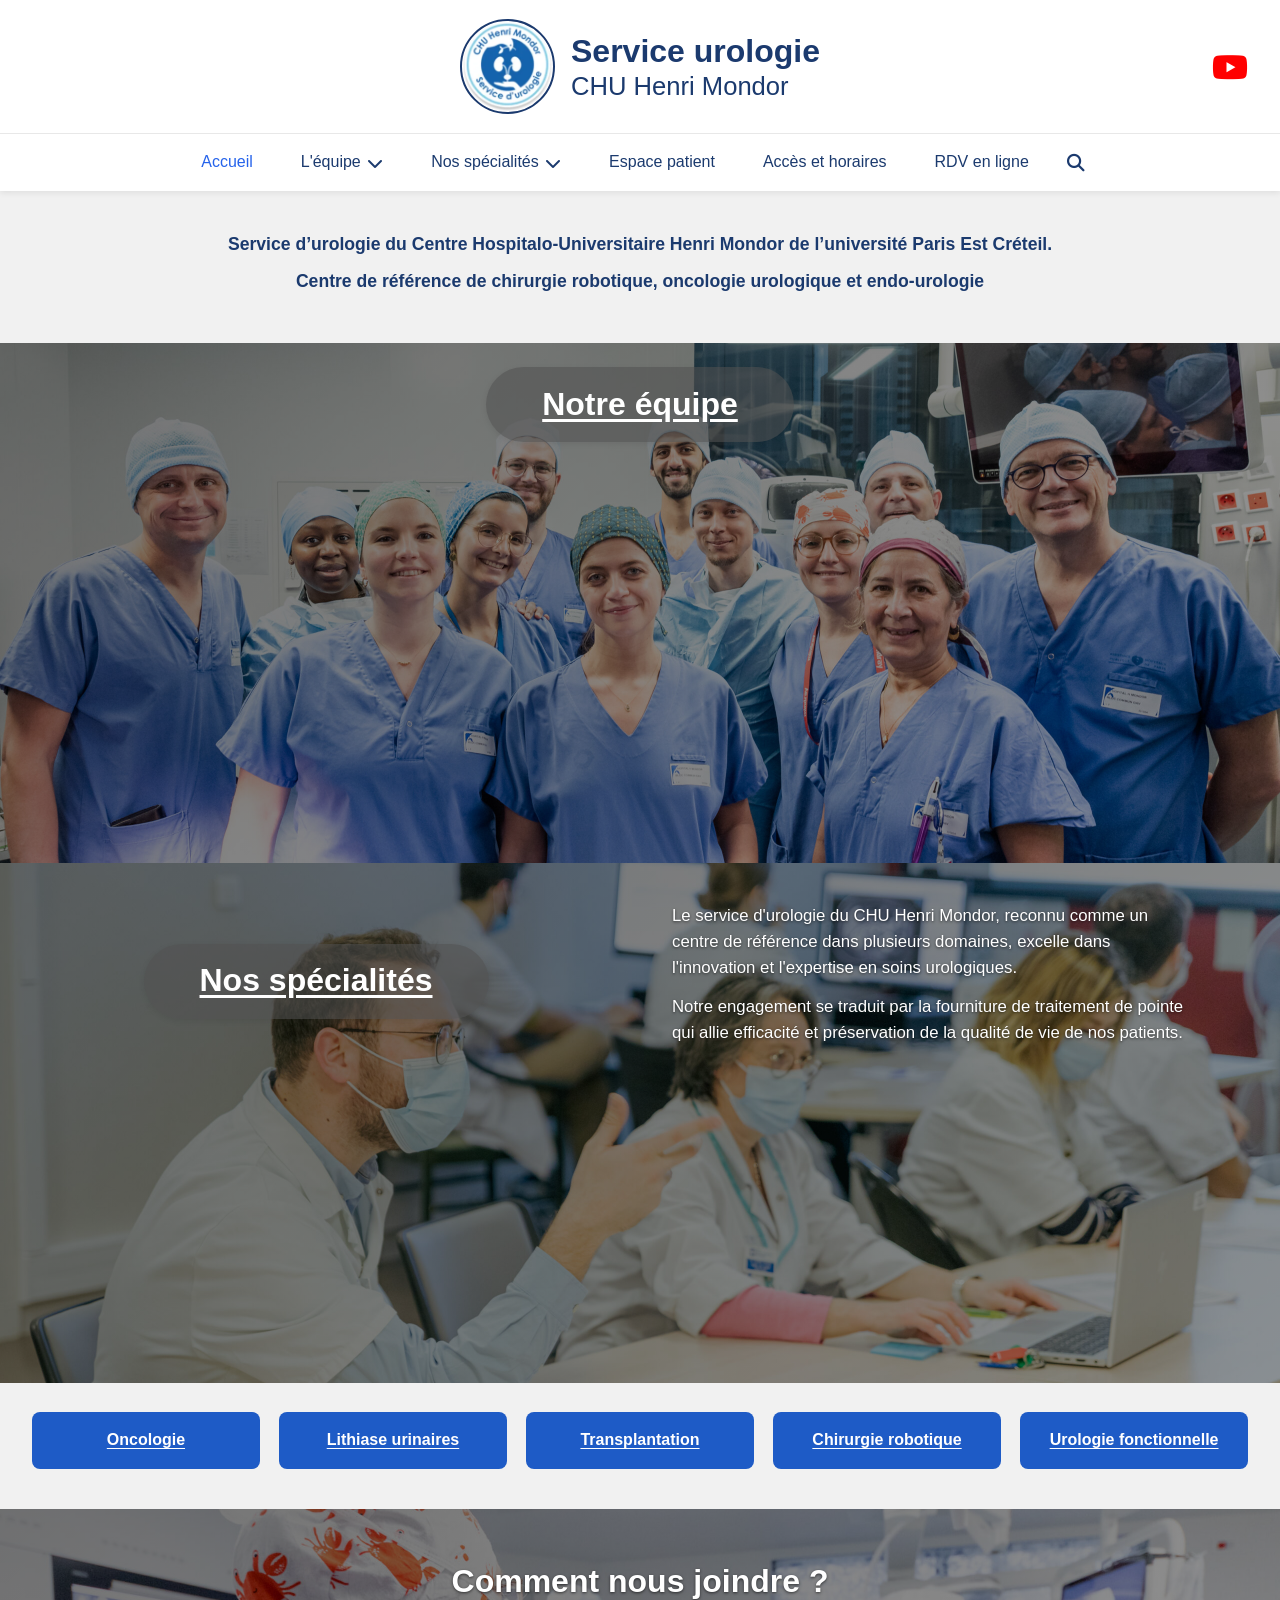
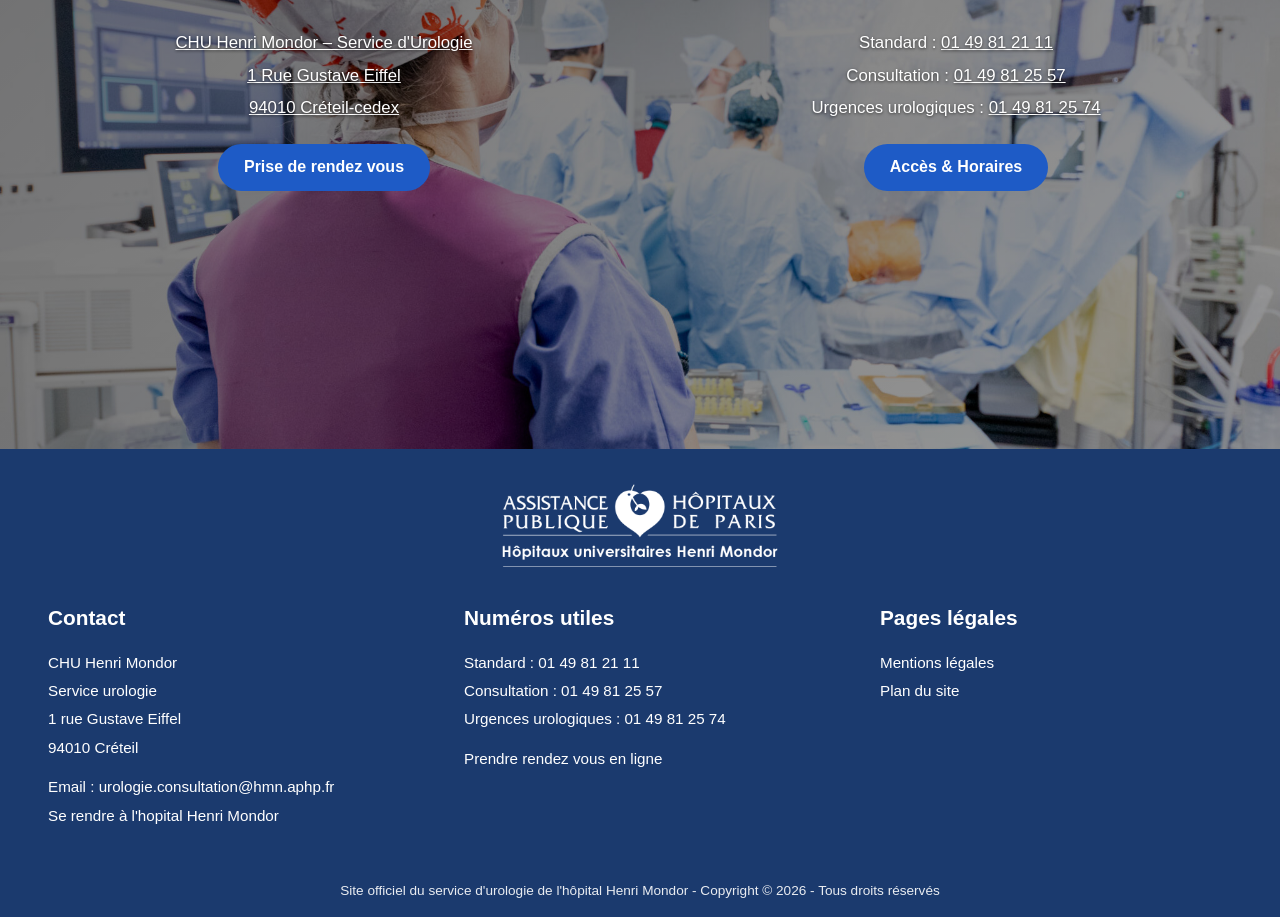
<file: index.html>
<!DOCTYPE html>
<html lang="fr">
<head>
    <meta charset="UTF-8">
    <meta name="viewport" content="width=device-width, initial-scale=1.0">
    <title>Service Urologie - CHU Henri Mondor</title>
    <link rel="stylesheet" href="style.css">
    <link rel="stylesheet" href="https://cdnjs.cloudflare.com/ajax/libs/font-awesome/6.4.0/css/all.min.css">
</head>
<body>

    <!-- ============== HEADER (chargé dynamiquement depuis header.html) ============== -->
    <div id="header-placeholder"></div>

    <!-- ============== MAIN ============== -->
    <main>

        <!-- Intro -->
        <section class="intro">
            <p>Service d’urologie du Centre Hospitalo-Universitaire Henri Mondor de l’université Paris Est Créteil.</p>
            <p>Centre de référence de chirurgie robotique, oncologie urologique et endo-urologie</p>
        </section>

        <!-- Hero "Notre équipe" -->
        <section class="hero-banner team-banner">
            <div class="banner-bg" style="background-image: url('/assets/img/team.jpeg');"></div>
            <div class="title-pill">
                <h2>Notre équipe</h2>
            </div>
        </section>

        <!-- Nos spécialités -->
        <section class="specialites">
            <div class="specialites-banner">
                <div class="banner-bg" style="background-image: url('/assets/img/speciality.jpeg');"></div>
                <div class="specialites-inner">
                    <div class="title-pill">
                        <h2>Nos spécialités</h2>
                    </div>
                    <div class="specialites-text">
                        <p>Le service d'urologie du CHU Henri Mondor, reconnu comme un centre de référence dans plusieurs domaines, excelle dans l'innovation et l'expertise en soins urologiques.</p>
                        <p>Notre engagement se traduit par la fourniture de traitement de pointe qui allie efficacité et préservation de la qualité de vie de nos patients.</p>
                    </div>
                </div>
            </div>

            <div class="spec-buttons">
                <a href="#" class="btn-spec">Oncologie</a>
                <a href="#" class="btn-spec">Lithiase urinaires</a>
                <a href="#" class="btn-spec">Transplantation</a>
                <a href="#" class="btn-spec">Chirurgie robotique</a>
                <a href="#" class="btn-spec">Urologie fonctionnelle</a>
            </div>
        </section>

        <!-- Contact -->
        <section class="contact-section">
            <div class="banner-bg" style="background-image: url('/assets/img/contact.jpeg');"></div>
            <div class="contact-inner">
                <h2 class="contact-title">Comment nous joindre ?</h2>

                <div class="contact-grid">
                    <article class="contact-col">
                        <p><a href="#">CHU Henri Mondor – Service d'Urologie</a></p>
                        <p><a href="#">1 Rue Gustave Eiffel</a></p>
                        <p><a href="#">94010 Créteil-cedex</a></p>
                        <a href="#" class="btn-pill">Prise de rendez vous</a>
                    </article>
                    <article class="contact-col">
                        <p>Standard : <a href="tel:0149812111">01 49 81 21 11</a></p>
                        <p>Consultation : <a href="tel:0149812557">01 49 81 25 57</a></p>
                        <p>Urgences urologiques : <a href="tel:0149812574">01 49 81 25 74</a></p>
                        <a href="#" class="btn-pill">Accès &amp; Horaires</a>
                    </article>
                </div>
            </div>
        </section>
    </main>

    <!-- ============== FOOTER (chargé dynamiquement depuis footer.html) ============== -->
    <div id="footer-placeholder"></div>

    <script src="script.js"></script>
</body>
</html>
</file>
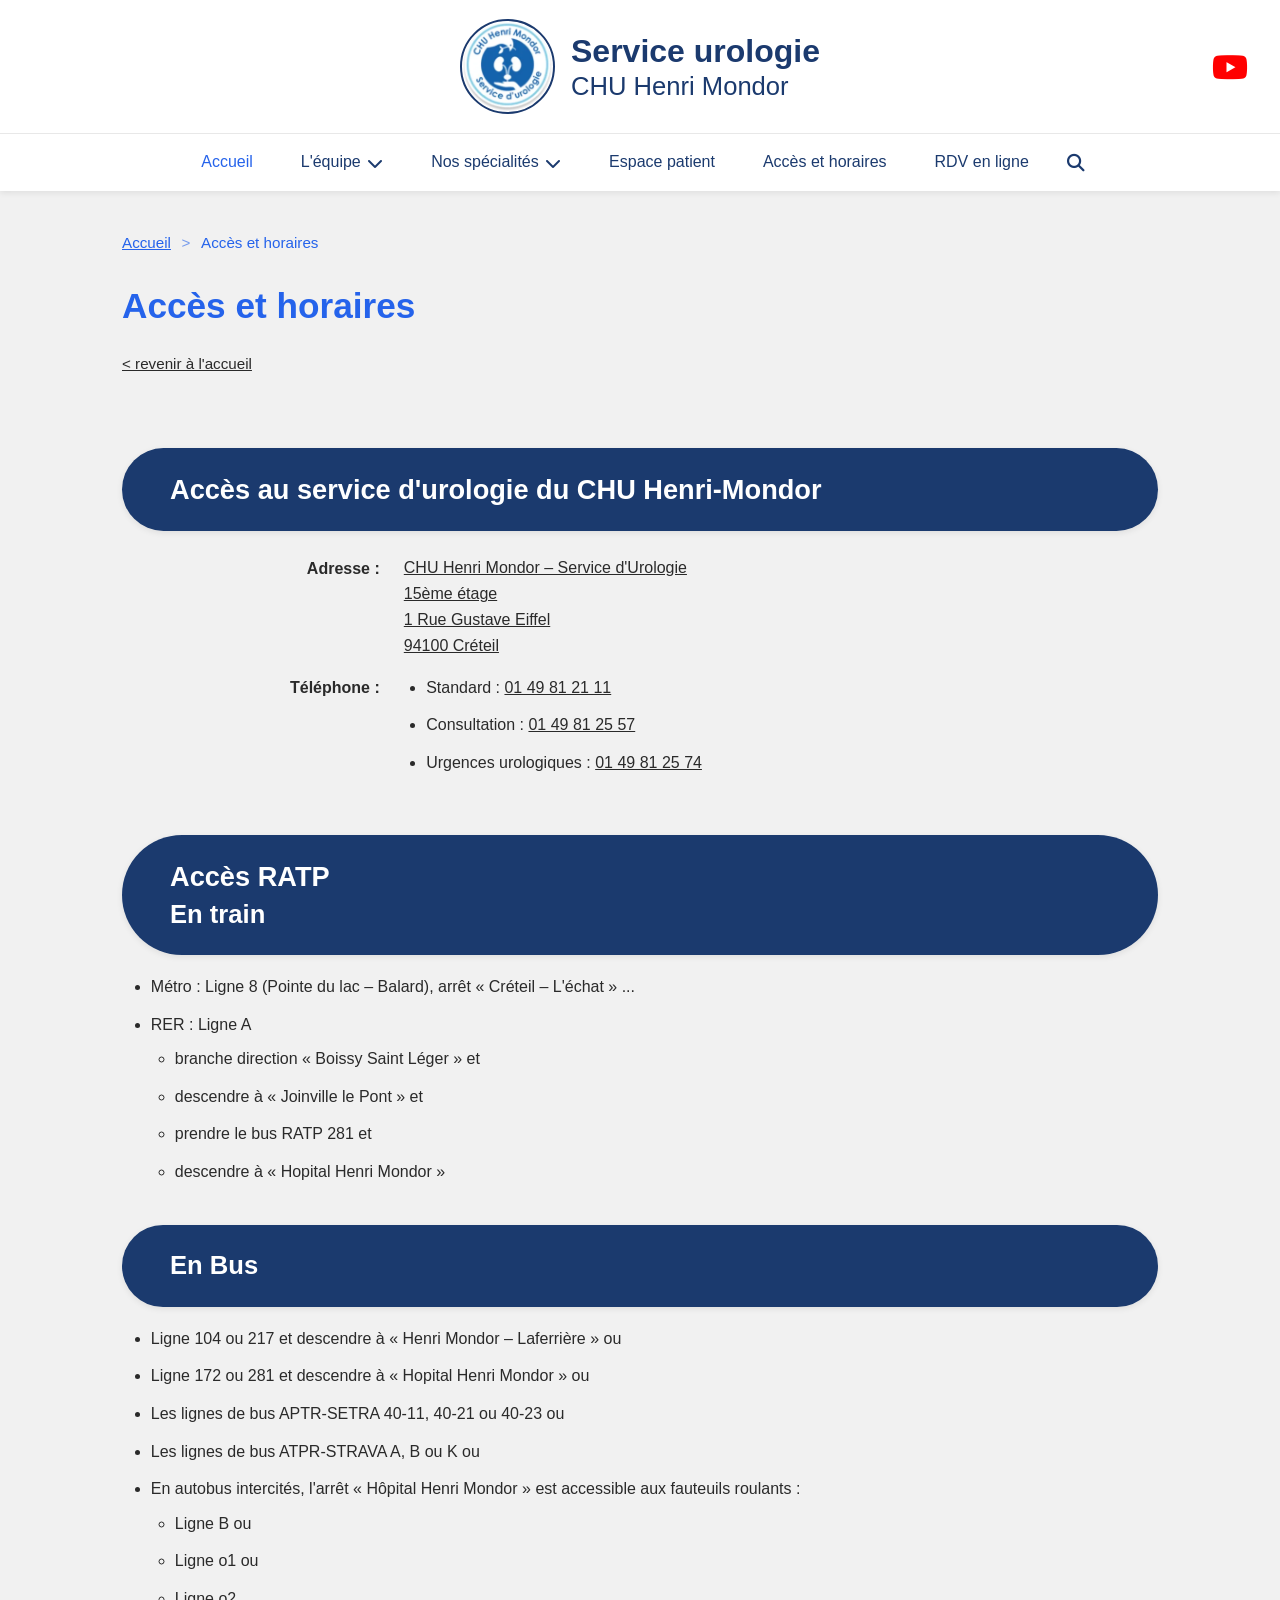
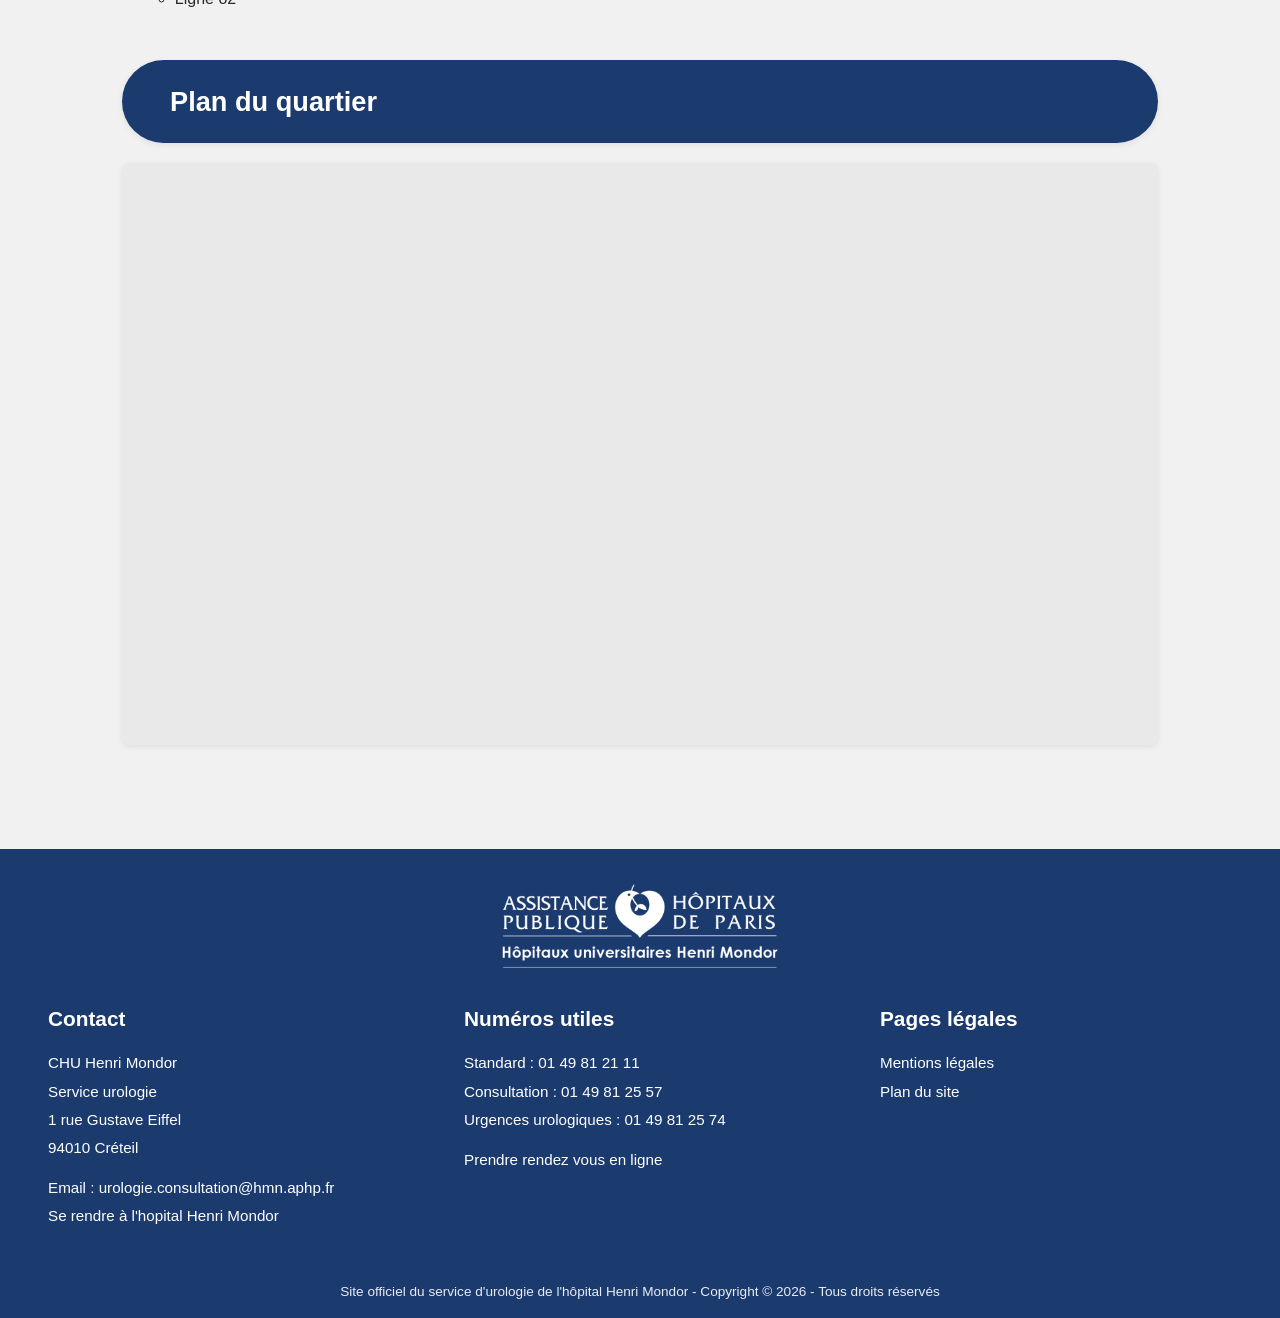
<file: access.html>
<!-- acces-et-horaires.html -->
<!DOCTYPE html>
<html lang="fr">
<head>
    <meta charset="UTF-8">
    <meta name="viewport" content="width=device-width, initial-scale=1.0">
    <title>Accès et horaires - Service Urologie - CHU Henri Mondor</title>
    <link rel="stylesheet" href="style.css">
    <link rel="stylesheet" href="https://cdnjs.cloudflare.com/ajax/libs/font-awesome/6.4.0/css/all.min.css">
</head>
<body>

    <div id="header-placeholder"></div>

    <main class="page-article">

        <nav class="breadcrumb" aria-label="Fil d'Ariane">
            <a href="index.html">Accueil</a>
            <span class="sep">&gt;</span>
            <span class="current">Accès et horaires</span>
        </nav>

        <h1 class="page-title">Accès et horaires</h1>
        <a href="index.html" class="back-link">&lt; revenir à l'accueil</a>

        <article class="content">

            <section class="article-section">
                <div class="section-banner section-banner--green section-banner--solid">
                    <h2>Accès au service d'urologie du CHU Henri-Mondor</h2>
                </div>

                <dl class="info-list">
                    <dt>Adresse :</dt>
                    <dd>
                        <a href="https://maps.google.com/?q=1+Rue+Gustave+Eiffel+94010+Creteil"
                           target="_blank" rel="noopener">
                            CHU Henri Mondor – Service d'Urologie<br>
                            15ème étage<br>
                            1 Rue Gustave Eiffel<br>
                            94100 Créteil
                        </a>
                    </dd>

                    <dt>Téléphone :</dt>
                    <dd>
                        <ul class="content-list">
                            <li>Standard : <a href="tel:0149812111">01 49 81 21 11</a></li>
                            <li>Consultation : <a href="tel:0149812557">01 49 81 25 57</a></li>
                            <li>Urgences urologiques : <a href="tel:0149812574">01 49 81 25 74</a></li>
                        </ul>
                    </dd>
                </dl>
            </section>

            <section class="article-section">
                <div class="section-banner section-banner--green section-banner--solid">
                    <h2>Accès RATP</h2>
                    <h3>En train</h3>
                </div>
                <ul class="content-list">
                    <li>Métro : Ligne 8 (Pointe du lac – Balard), arrêt « Créteil – L'échat » ...</li>
                    <li>
                        RER : Ligne A
                        <ul>
                            <li>branche direction « Boissy Saint Léger » et</li>
                            <li>descendre à « Joinville le Pont » et</li>
                            <li>prendre le bus RATP 281 et</li>
                            <li>descendre à « Hopital Henri Mondor »</li>
                        </ul>
                    </li>
                </ul>

                <div class="section-banner section-banner--green section-banner--solid">
                    <h3>En Bus</h3>
                </div>
                <ul class="content-list">
                    <li>Ligne 104 ou 217 et descendre à « Henri Mondor – Laferrière » ou</li>
                    <li>Ligne 172 ou 281 et descendre à « Hopital Henri Mondor » ou</li>
                    <li>Les lignes de bus APTR-SETRA 40-11, 40-21 ou 40-23 ou</li>
                    <li>Les lignes de bus ATPR-STRAVA A, B ou K ou</li>
                    <li>
                        En autobus intercités, l'arrêt « Hôpital Henri Mondor » est accessible aux fauteuils roulants :
                        <ul>
                            <li>Ligne B ou</li>
                            <li>Ligne o1 ou</li>
                            <li>Ligne o2</li>
                        </ul>
                    </li>
                </ul>
            </section>

            <section class="article-section">
                <div class="section-banner section-banner--green section-banner--solid">
                    <h2>Plan du quartier</h2>
                </div>
                <div class="map-wrapper">
                    <iframe
                        src="https://maps.google.com/maps?q=H%C3%B4pital%20Henri%20Mondor%2C%20Cr%C3%A9teil&t=&z=15&ie=UTF8&iwloc=&output=embed"
                        title="Plan du CHU Henri Mondor"
                        loading="lazy"
                        referrerpolicy="no-referrer-when-downgrade"
                        allowfullscreen></iframe>
                </div>
            </section>

        </article>
    </main>

    <div id="footer-placeholder"></div>

    <script src="script.js"></script>
</body>
</html>
</file>
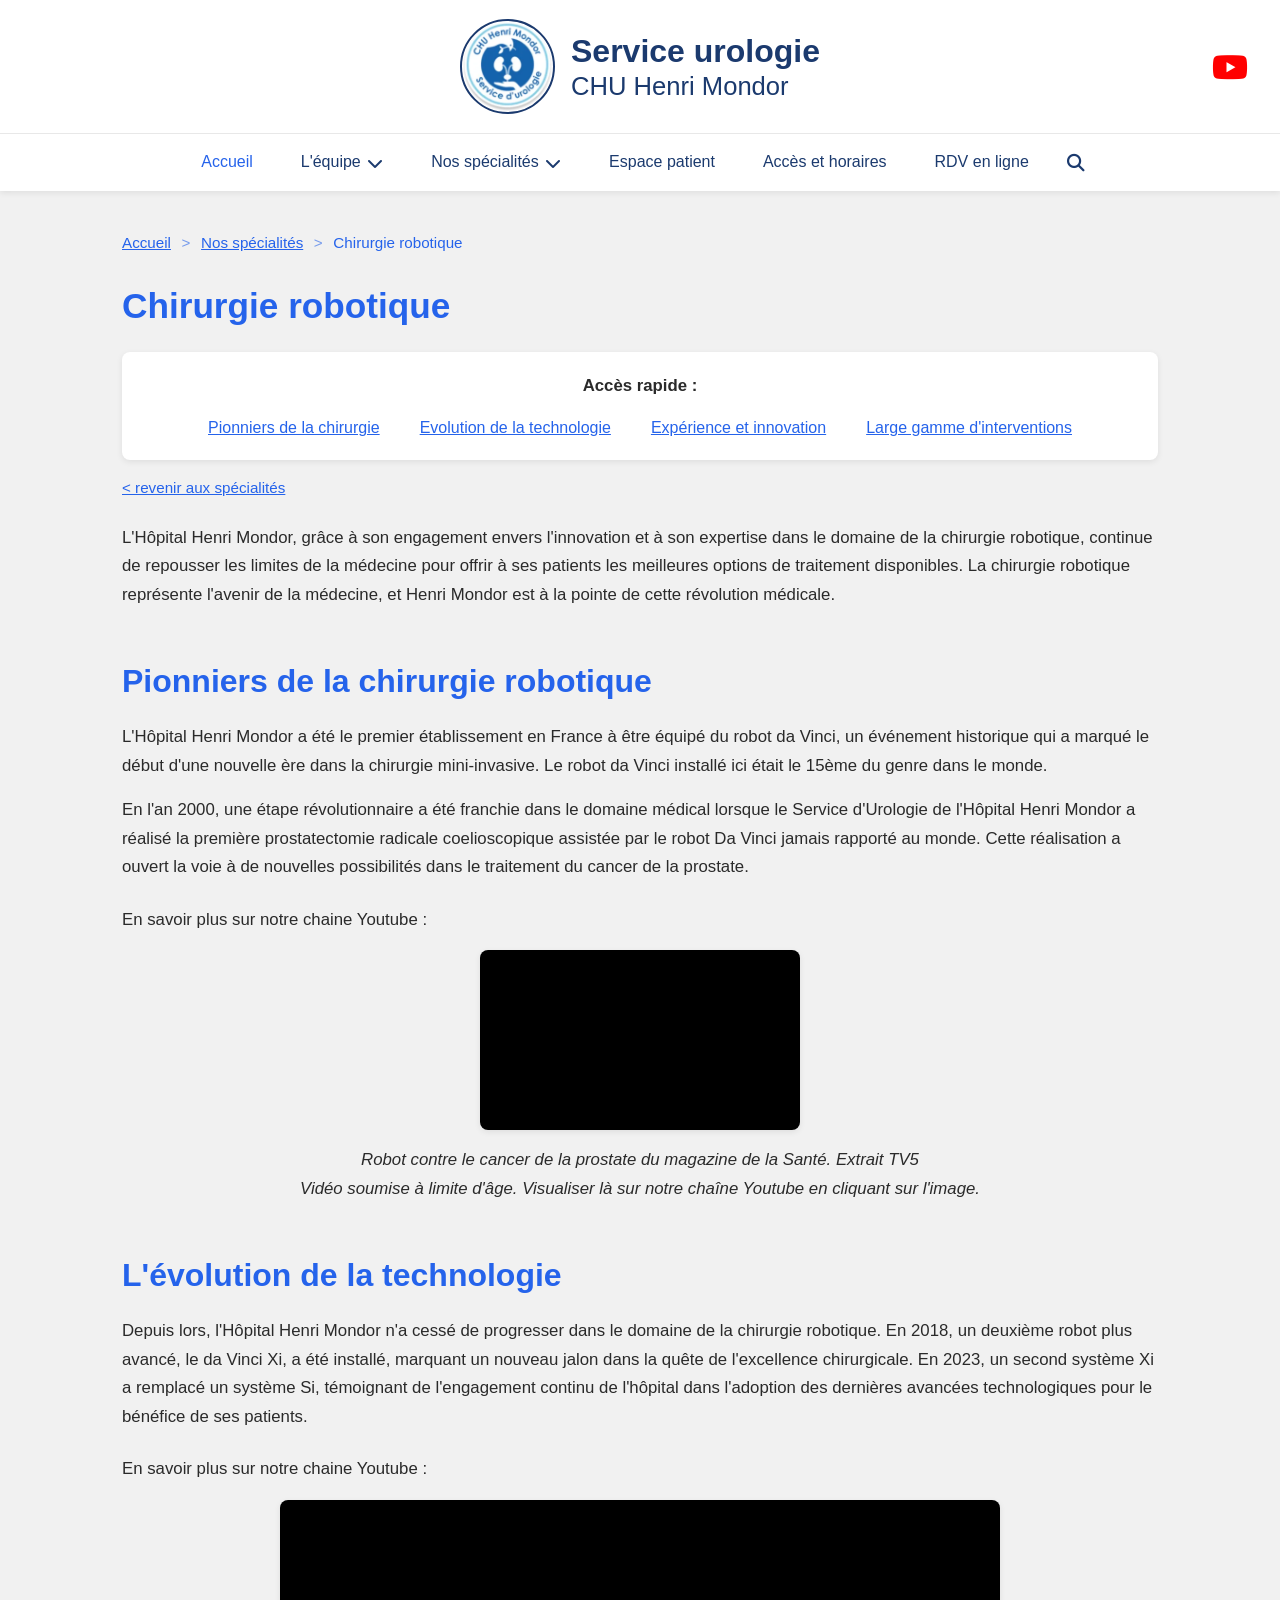
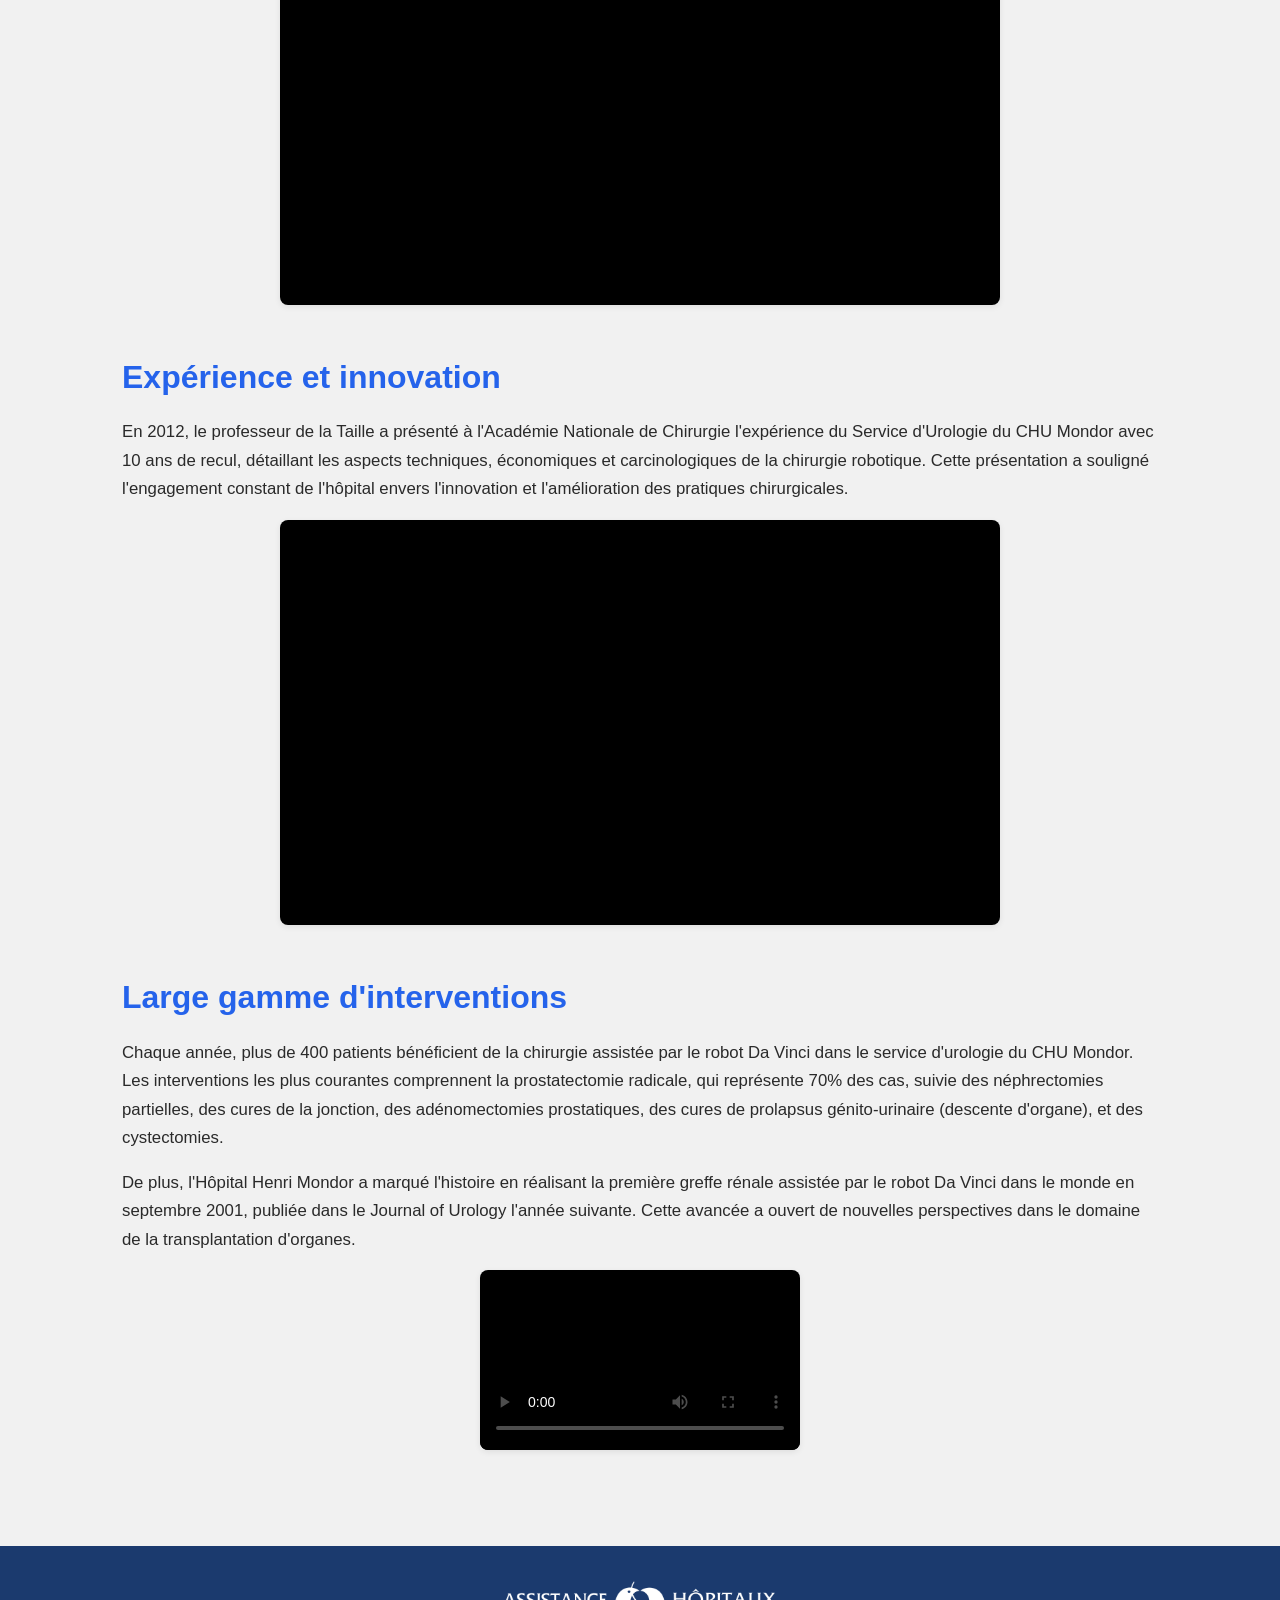
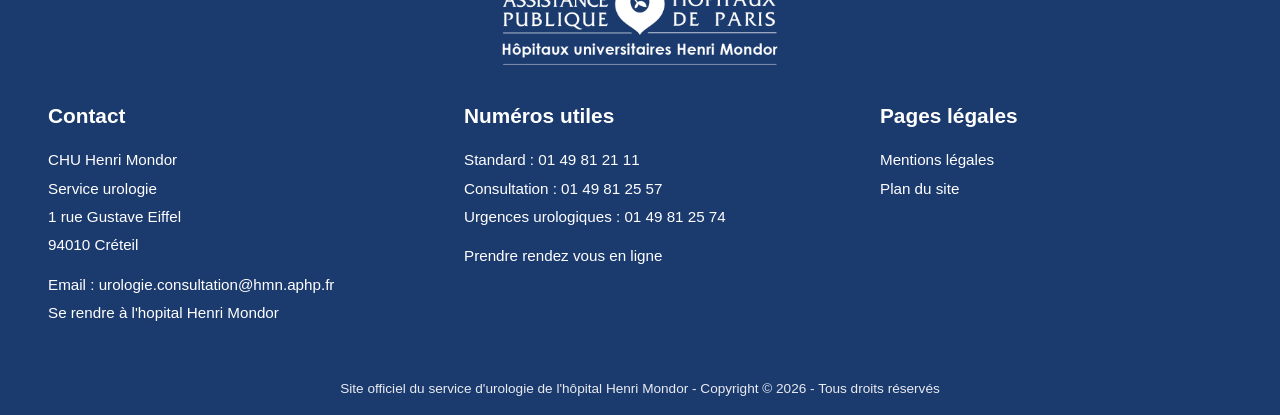
<file: chirurgie-robotique.html>
<!-- chirurgie-robotique.html -->
<!DOCTYPE html>
<html lang="fr">
<head>
    <meta charset="UTF-8">
    <meta name="viewport" content="width=device-width, initial-scale=1.0">
    <title>Chirurgie robotique - Service Urologie - CHU Henri Mondor</title>
    <link rel="stylesheet" href="style.css">
    <link rel="stylesheet" href="https://cdnjs.cloudflare.com/ajax/libs/font-awesome/6.4.0/css/all.min.css">
</head>
<body>

    <div id="header-placeholder"></div>

    <main class="page-article">

        <nav class="breadcrumb" aria-label="Fil d'Ariane">
            <a href="index.html">Accueil</a>
            <span class="sep">&gt;</span>
            <a href="#">Nos spécialités</a>
            <span class="sep">&gt;</span>
            <span class="current">Chirurgie robotique</span>
        </nav>

        <article class="content">

            <h1 class="page-title">Chirurgie robotique</h1>

            <div class="quick-access">
                <p class="quick-access-label">Accès rapide :</p>
                <div class="quick-access-list">
                    <a href="#pionniers">Pionniers de la chirurgie</a>
                    <a href="#evolution">Evolution de la technologie</a>
                    <a href="#experience">Expérience et innovation</a>
                    <a href="#interventions">Large gamme d'interventions</a>
                </div>
            </div>

            <a href="#" class="back-link">&lt; revenir aux spécialités</a>

            <p class="lead">
                L'Hôpital Henri Mondor, grâce à son engagement envers l'innovation et à son
                expertise dans le domaine de la chirurgie robotique, continue de repousser les
                limites de la médecine pour offrir à ses patients les meilleures options de
                traitement disponibles. La chirurgie robotique représente l'avenir de la médecine,
                et Henri Mondor est à la pointe de cette révolution médicale.
            </p>

            <section id="pionniers" class="article-section">
                <h2>Pionniers de la chirurgie robotique</h2>
                <p>L'Hôpital Henri Mondor a été le premier établissement en France à être équipé du robot da Vinci, un événement historique qui a marqué le début d'une nouvelle ère dans la chirurgie mini-invasive. Le robot da Vinci installé ici était le 15ème du genre dans le monde.</p>
                <p>En l'an 2000, une étape révolutionnaire a été franchie dans le domaine médical lorsque le Service d'Urologie de l'Hôpital Henri Mondor a réalisé la première prostatectomie radicale coelioscopique assistée par le robot Da Vinci jamais rapporté au monde. Cette réalisation a ouvert la voie à de nouvelles possibilités dans le traitement du cancer de la prostate.</p>

                <p class="video-intro">En savoir plus sur notre chaine Youtube :</p>
                <div class="video-wrapper video-small">
                    <iframe
                        src="https://www.youtube-nocookie.com/embed/dQw4w9WgXcQ"
                        title="Robot contre le cancer de la prostate"
                        allow="accelerometer; clipboard-write; encrypted-media; gyroscope; picture-in-picture"
                        allowfullscreen></iframe>
                </div>
                <p class="video-caption">
                    <em>Robot contre le cancer de la prostate du magazine de la Santé. Extrait TV5</em><br>
                    <em>Vidéo soumise à limite d'âge. Visualiser là sur notre chaîne Youtube en cliquant sur l'image.</em>
                </p>
            </section>

            <section id="evolution" class="article-section">
                <h2>L'évolution de la technologie</h2>
                <p>Depuis lors, l'Hôpital Henri Mondor n'a cessé de progresser dans le domaine de la chirurgie robotique. En 2018, un deuxième robot plus avancé, le da Vinci Xi, a été installé, marquant un nouveau jalon dans la quête de l'excellence chirurgicale. En 2023, un second système Xi a remplacé un système Si, témoignant de l'engagement continu de l'hôpital dans l'adoption des dernières avancées technologiques pour le bénéfice de ses patients.</p>

                <p class="video-intro">En savoir plus sur notre chaine Youtube :</p>
                <div class="video-wrapper">
                    <iframe
                        src="https://www.youtube-nocookie.com/embed/dQw4w9WgXcQ"
                        title="Première opération avec le nouveau robot chirurgical Da Vinci Xi"
                        allow="accelerometer; clipboard-write; encrypted-media; gyroscope; picture-in-picture"
                        allowfullscreen></iframe>
                </div>
            </section>

            <section id="experience" class="article-section">
                <h2>Expérience et innovation</h2>
                <p>En 2012, le professeur de la Taille a présenté à l'Académie Nationale de Chirurgie l'expérience du Service d'Urologie du CHU Mondor avec 10 ans de recul, détaillant les aspects techniques, économiques et carcinologiques de la chirurgie robotique. Cette présentation a souligné l'engagement constant de l'hôpital envers l'innovation et l'amélioration des pratiques chirurgicales.</p>

                <div class="video-wrapper">
                    <iframe
                        src="https://www.youtube-nocookie.com/embed/dQw4w9WgXcQ"
                        title="10 ans de robotique chirurgicale en urologie au CHU Mondor"
                        allow="accelerometer; clipboard-write; encrypted-media; gyroscope; picture-in-picture"
                        allowfullscreen></iframe>
                </div>
            </section>

            <section id="interventions" class="article-section">
                <h2>Large gamme d'interventions</h2>
                <p>Chaque année, plus de 400 patients bénéficient de la chirurgie assistée par le robot Da Vinci dans le service d'urologie du CHU Mondor. Les interventions les plus courantes comprennent la prostatectomie radicale, qui représente 70% des cas, suivie des néphrectomies partielles, des cures de la jonction, des adénomectomies prostatiques, des cures de prolapsus génito-urinaire (descente d'organe), et des cystectomies.</p>
                <p>De plus, l'Hôpital Henri Mondor a marqué l'histoire en réalisant la première greffe rénale assistée par le robot Da Vinci dans le monde en septembre 2001, publiée dans le Journal of Urology l'année suivante. Cette avancée a ouvert de nouvelles perspectives dans le domaine de la transplantation d'organes.</p>

                <div class="video-wrapper video-small">
                    <video controls poster="https://picsum.photos/seed/davinci-robot/640/360">
                        <source src="" type="video/mp4">
                        Votre navigateur ne prend pas en charge la lecture vidéo.
                    </video>
                </div>
            </section>

        </article>
    </main>

    <div id="footer-placeholder"></div>

    <script src="script.js"></script>
</body>
</html>
</file>
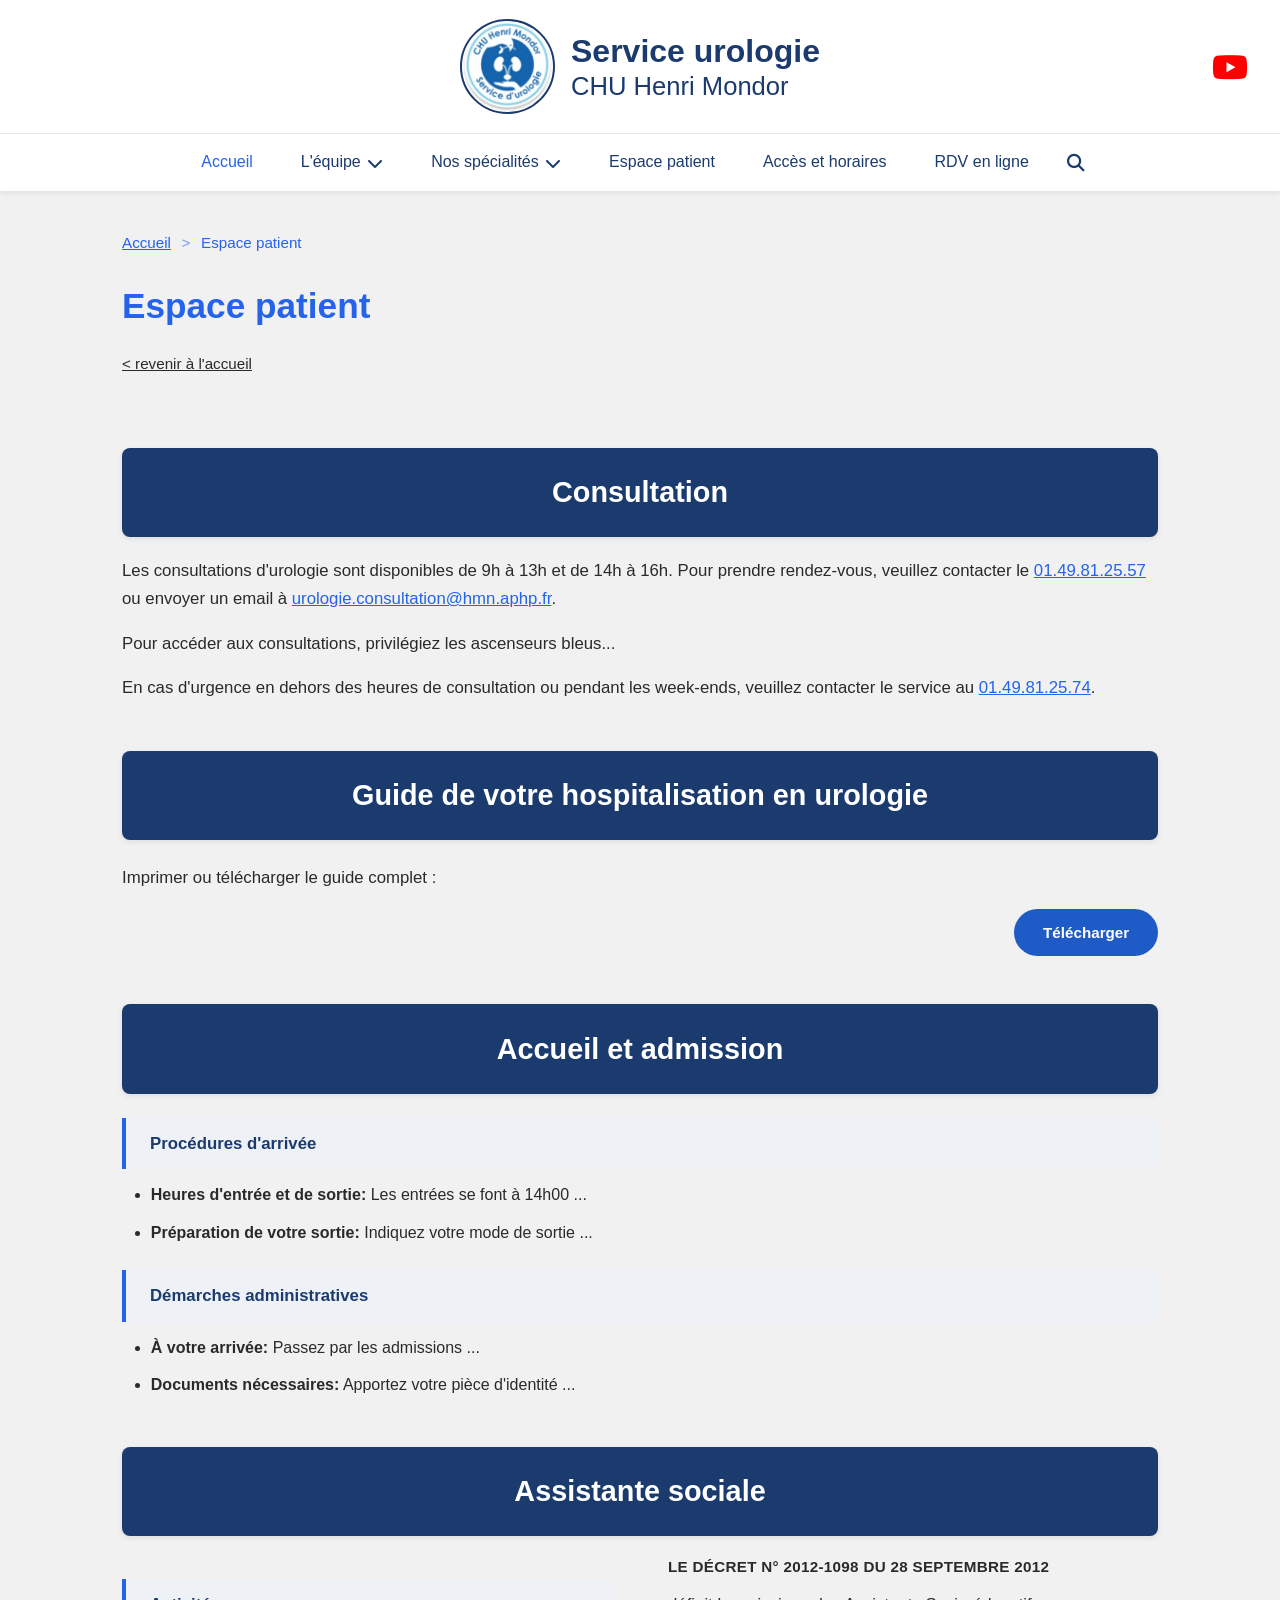
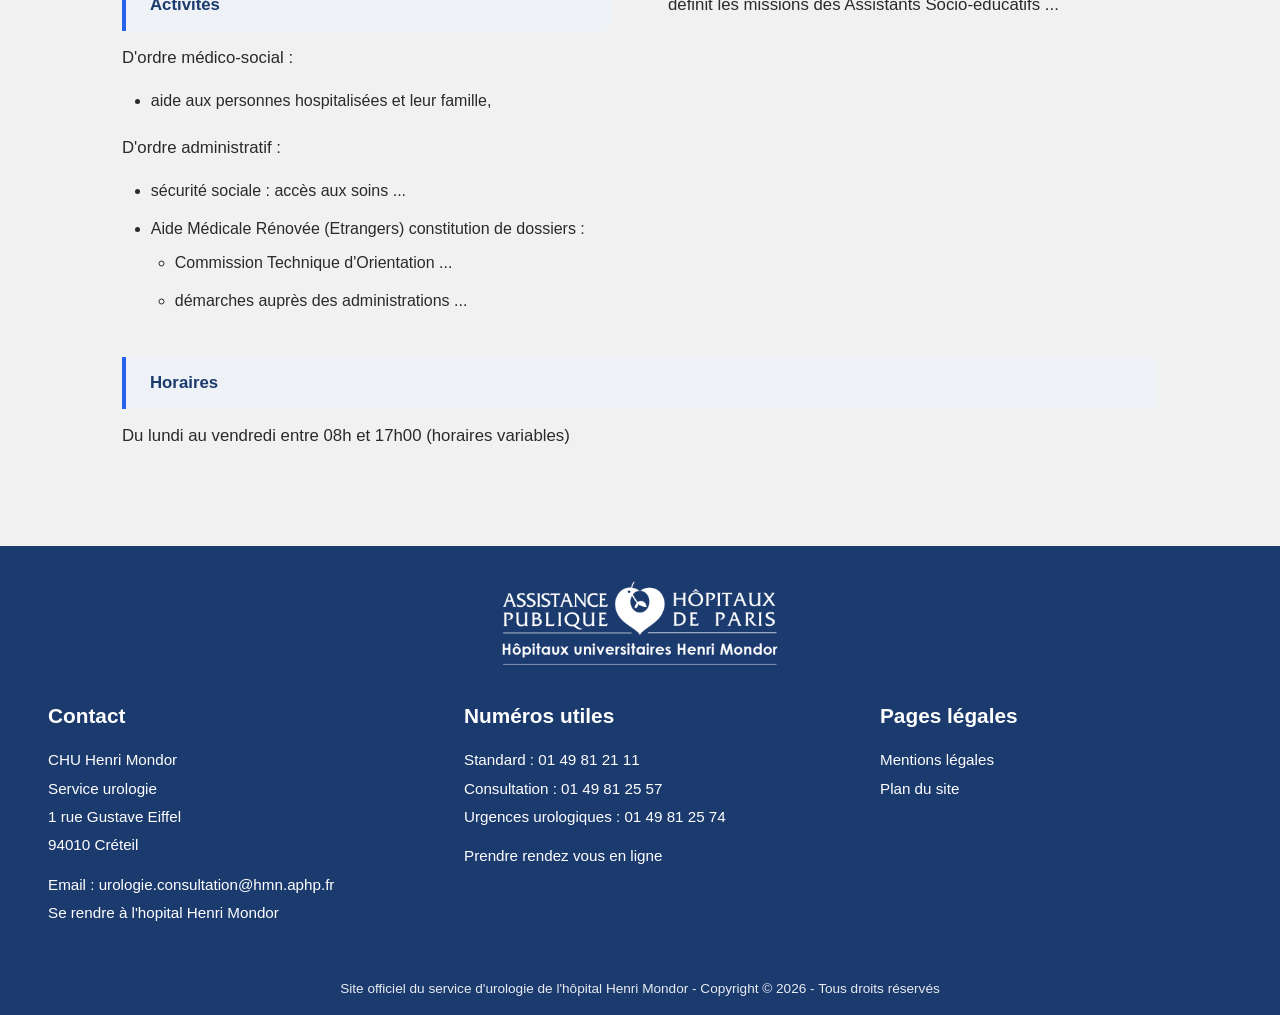
<file: espacePatient.html>
<!-- espace-patient.html -->
<!DOCTYPE html>
<html lang="fr">
<head>
    <meta charset="UTF-8">
    <meta name="viewport" content="width=device-width, initial-scale=1.0">
    <title>Espace patient - Service Urologie - CHU Henri Mondor</title>
    <link rel="stylesheet" href="style.css">
    <link rel="stylesheet" href="https://cdnjs.cloudflare.com/ajax/libs/font-awesome/6.4.0/css/all.min.css">
</head>
<body>

    <div id="header-placeholder"></div>

    <main class="page-article">

        <nav class="breadcrumb" aria-label="Fil d'Ariane">
            <a href="index.html">Accueil</a>
            <span class="sep">&gt;</span>
            <span class="current">Espace patient</span>
        </nav>

        <h1 class="page-title">Espace patient</h1>
        <a href="index.html" class="back-link">&lt; revenir à l'accueil</a>

        <article class="content">

            <section class="article-section">
                <div class="section-banner section-banner--green"><h2>Consultation</h2></div>
                <p>Les consultations d'urologie sont disponibles de 9h à 13h et de 14h à 16h. Pour prendre rendez-vous, veuillez contacter le <a href="tel:0149812557">01.49.81.25.57</a> ou envoyer un email à <a href="mailto:urologie.consultation@hmn.aphp.fr">urologie.consultation@hmn.aphp.fr</a>.</p>
                <p>Pour accéder aux consultations, privilégiez les ascenseurs bleus...</p>
                <!-- ... autres paragraphes ... -->
                <p>En cas d'urgence en dehors des heures de consultation ou pendant les week-ends, veuillez contacter le service au <a href="tel:0149812574">01.49.81.25.74</a>.</p>
            </section>

            <section class="article-section">
                <div class="section-banner section-banner--green"><h2>Guide de votre hospitalisation en urologie</h2></div>
                <p class="intro-label">Imprimer ou télécharger le guide complet :</p>
                <div class="button-row button-row--right">
                    <a href="#" class="btn-pill download">Télécharger</a>
                </div>
            </section>

            <section class="article-section">
                <div class="section-banner section-banner--green"><h2>Accueil et admission</h2></div>

                <div class="subsection-banner"><h3>Procédures d'arrivée</h3></div>
                <ul class="content-list">
                    <li><strong>Heures d'entrée et de sortie:</strong> Les entrées se font à 14h00 ...</li>
                    <li><strong>Préparation de votre sortie:</strong> Indiquez votre mode de sortie ...</li>
                </ul>

                <div class="subsection-banner"><h3>Démarches administratives</h3></div>
                <ul class="content-list">
                    <li><strong>À votre arrivée:</strong> Passez par les admissions ...</li>
                    <li><strong>Documents nécessaires:</strong> Apportez votre pièce d'identité ...</li>
                </ul>
            </section>

            <!-- ... sections "Votre séjour", "Dispositions spéciales",
                 "Gestion de la Douleur", "Anesthésie" sur le même schéma ... -->

            <section class="article-section">
                <div class="section-banner section-banner--green"><h2>Assistante sociale</h2></div>

                <div class="two-col">
                    <div class="two-col__left">
                        <div class="subsection-banner"><h3>Activités</h3></div>
                        <p>D'ordre médico-social :</p>
                        <ul class="content-list">
                            <li>aide aux personnes hospitalisées et leur famille,</li>
                            <!-- ... -->
                        </ul>
                        <p>D'ordre administratif :</p>
                        <ul class="content-list">
                            <li>sécurité sociale : accès aux soins ...</li>
                            <li>
                                Aide Médicale Rénovée (Etrangers) constitution de dossiers :
                                <ul>
                                    <li>Commission Technique d'Orientation ...</li>
                                    <li>démarches auprès des administrations ...</li>
                                </ul>
                            </li>
                        </ul>
                        <!-- ... -->
                    </div>

                    <div class="two-col__right">
                        <h3 class="decret-title">LE DÉCRET N° 2012-1098 DU 28 SEPTEMBRE 2012</h3>
                        <p>définit les missions des Assistants Socio-éducatifs ...</p>
                    </div>
                </div>

                <div class="subsection-banner"><h3>Horaires</h3></div>
                <p>Du lundi au vendredi entre 08h et 17h00 (horaires variables)</p>
            </section>

        </article>
    </main>

    <div id="footer-placeholder"></div>

    <script src="script.js"></script>
</body>
</html>
</file>
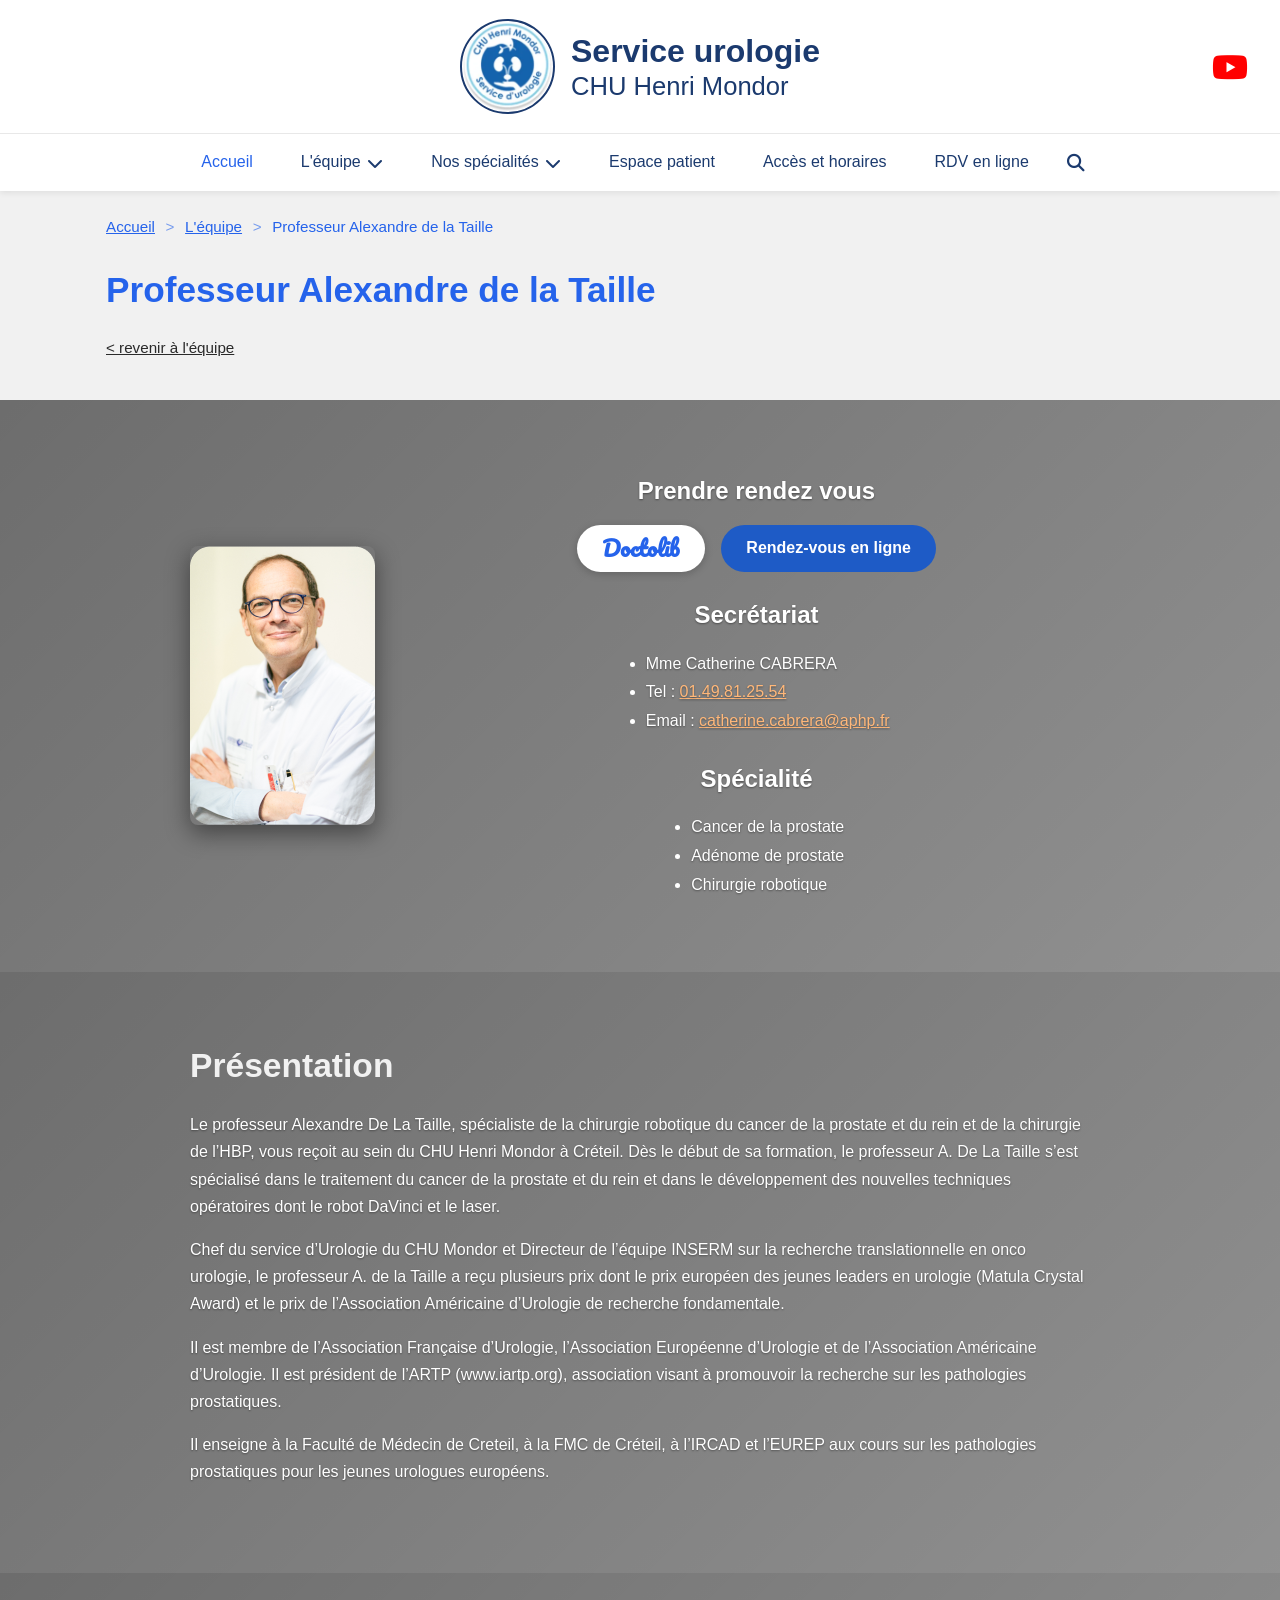
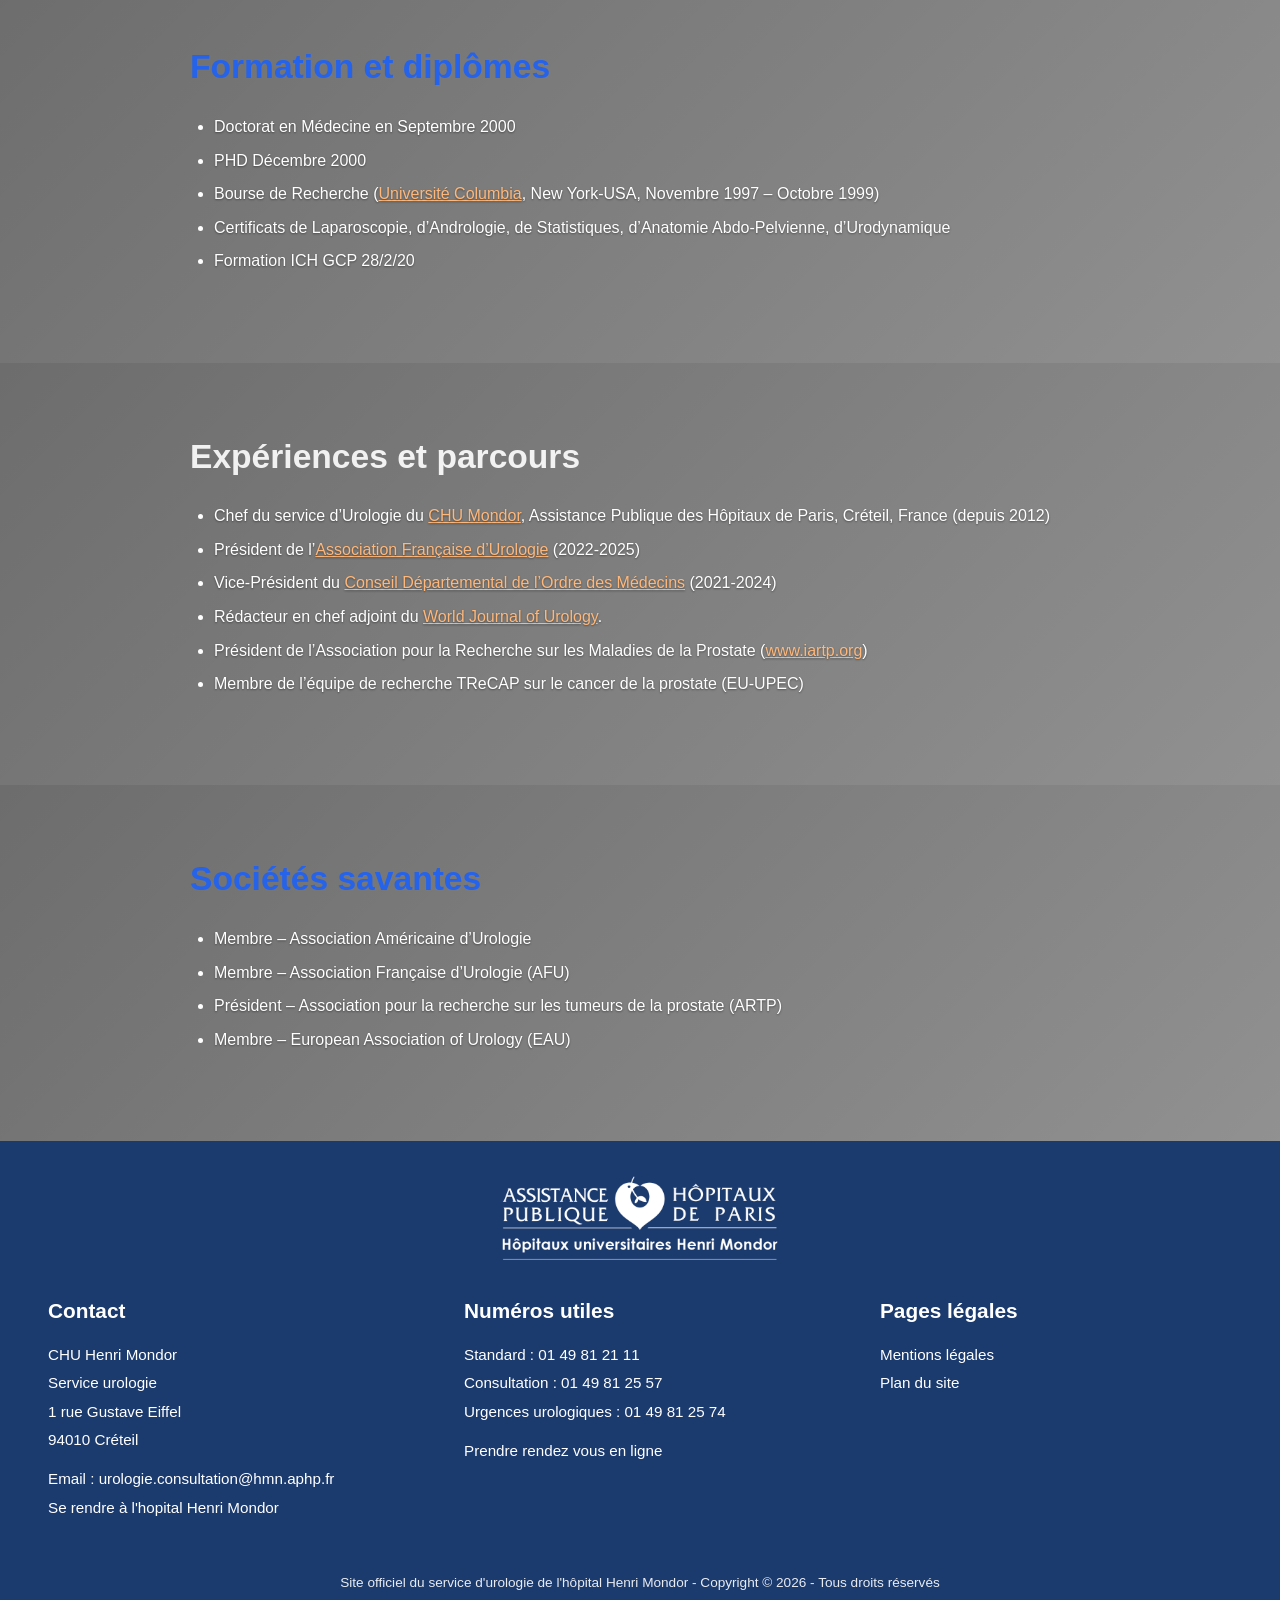
<file: professeur-de-la-taille.html>
<!-- professeur-de-la-taille.html -->
<!DOCTYPE html>
<html lang="fr">
<head>
    <meta charset="UTF-8">
    <meta name="viewport" content="width=device-width, initial-scale=1.0">
    <title>Pr Alexandre de la Taille - Service Urologie - CHU Henri Mondor</title>
    <link rel="stylesheet" href="style.css">
    <link rel="stylesheet" href="https://cdnjs.cloudflare.com/ajax/libs/font-awesome/6.4.0/css/all.min.css">
    <!-- Police "script" pour le bouton Doctolib -->
    <link rel="preconnect" href="https://fonts.googleapis.com">
    <link rel="preconnect" href="https://fonts.gstatic.com" crossorigin>
    <link href="https://fonts.googleapis.com/css2?family=Pacifico&display=swap" rel="stylesheet">
</head>
<body>

    <div id="header-placeholder"></div>

    <main>
        <header class="profile-header">
            <nav class="breadcrumb" aria-label="Fil d'Ariane">
                <a href="index.html">Accueil</a>
                <span class="sep">&gt;</span>
                <a href="equipe.html">L'équipe</a>
                <span class="sep">&gt;</span>
                <span class="current">Professeur Alexandre de la Taille</span>
            </nav>
            <h1 class="page-title">Professeur Alexandre de la Taille</h1>
            <a href="equipe.html" class="back-link">&lt; revenir à l'équipe</a>
        </header>

        <!-- Hero 1 : carte (photo + coordonnées) -->
        <section class="profile-hero profile-hero--card">
            <div class="banner-bg" style="background-image: url('https://picsum.photos/seed/doctor-office/1600/700');"></div>
            <div class="profile-hero-inner profile-hero-card-grid">
                <div class="doctor-photo">
                    <img src="/assets/img/APHP-HM-Portraits-De-la-Taille.png" alt="Pr Alexandre de la Taille">
                </div>
                <div class="doctor-info">
                    <h2>Prendre rendez vous</h2>
                    <div class="doctor-buttons">
                        <a href="https://www.doctolib.fr/" class="btn-pill btn-pill--white btn-pill--doctolib">Doctolib</a>
                        <a href="#" class="btn-pill">Rendez-vous en ligne</a>
                    </div>

                    <h2>Secrétariat</h2>
                    <ul class="doctor-list">
                        <li>Mme Catherine CABRERA</li>
                        <li>Tel : <a href="tel:0149812554">01.49.81.25.54</a></li>
                        <li>Email : <a href="mailto:catherine.cabrera@aphp.fr">catherine.cabrera@aphp.fr</a></li>
                    </ul>

                    <h2>Spécialité</h2>
                    <ul class="doctor-list">
                        <li>Cancer de la prostate</li>
                        <li>Adénome de prostate</li>
                        <li>Chirurgie robotique</li>
                    </ul>
                </div>
            </div>
        </section>

        <!-- Hero 2 : Présentation (titre blanc) -->
        <section class="profile-hero">
            <div class="banner-bg" style="background-image: url('https://picsum.photos/seed/medical-lab-dark/1600/700');"></div>
            <div class="profile-hero-inner">
                <h2 class="profile-hero-title profile-hero-title--white">Présentation</h2>
                <p>Le professeur Alexandre De La Taille, spécialiste de la chirurgie robotique du cancer de la prostate et du rein et de la chirurgie de l’HBP, vous reçoit au sein du CHU Henri Mondor à Créteil. Dès le début de sa formation, le professeur A. De La Taille s’est spécialisé dans le traitement du cancer de la prostate et du rein et dans le développement des nouvelles techniques opératoires dont le robot DaVinci et le laser.</p>
				<p>Chef du service d’Urologie du CHU Mondor et Directeur de l’équipe INSERM sur la recherche translationnelle en onco urologie, le professeur A. de la Taille a reçu plusieurs prix dont le prix européen des jeunes leaders en urologie (Matula Crystal Award) et le prix de l’Association Américaine d’Urologie de recherche fondamentale.</p>
				<p>Il est membre de l’Association Française d’Urologie, l’Association Européenne d’Urologie et de l’Association Américaine d’Urologie. Il est président de l’ARTP (www.iartp.org), association visant à promouvoir la recherche sur les pathologies prostatiques.</p>
				<p>Il enseigne à la Faculté de Médecin de Creteil, à la FMC de Créteil, à l’IRCAD et l’EUREP aux cours sur les pathologies prostatiques pour les jeunes urologues européens.</p>
            </div>
        </section>

        <!-- Hero 3 : Formation (titre bleu) -->
        <section class="profile-hero">
            <div class="banner-bg" style="background-image: url('https://picsum.photos/seed/graduation-cap/1600/700');"></div>
            <div class="profile-hero-inner">
                <h2 class="profile-hero-title profile-hero-title--blue">Formation et diplômes</h2>
                <ul class="profile-list">
                    <li>Doctorat en Médecine en Septembre 2000</li>
                    <li>PHD Décembre 2000</li>
                    <li>Bourse de Recherche (<a href="https://www.columbia.edu/" target="_blank">Université Columbia</a>, New York-USA, Novembre 1997 – Octobre 1999)</li>
                    <li>Certificats de Laparoscopie, d’Andrologie, de Statistiques, d’Anatomie Abdo-Pelvienne, d’Urodynamique</li>
                    <li>Formation ICH GCP 28/2/20</li>
                </ul>
            </div>
        </section>

        <!-- Hero 4 : Expériences (titre blanc) -->
        <section class="profile-hero">
            <div class="banner-bg" style="background-image: url('https://picsum.photos/seed/medical-scans/1600/700');"></div>
            <div class="profile-hero-inner">
                <h2 class="profile-hero-title profile-hero-title--white">Expériences et parcours</h2>
                <ul class="profile-list">
					<li>Chef du service d’Urologie du <a href="https://chu-mondor.aphp.fr/" target="_blank">CHU Mondor</a>, Assistance Publique des Hôpitaux de Paris, Créteil, France (depuis 2012)</li>
					<li>Président de l’<a href="https://www.urofrance.org/" target="_blank">Association Française d’Urologie</a> (2022-2025)</li>
					<li>Vice-Président du <a href="https://conseil94.ordre.medecin.fr/" target="_blank">Conseil Départemental de l’Ordre des Médecins</a> (2021-2024)</li>
					<li>Rédacteur en chef adjoint du <a href="https://www.springer.com/journal/345/" target="_blank">World Journal of Urology</a>.</li>
					<li>Président de l’Association pour la Recherche sur les Maladies de la Prostate (<a href="http://www.iartp.org/" target="_blank">www.iartp.org</a>)</li>
					<li>Membre de l’équipe de recherche TReCAP sur le cancer de la prostate (EU-UPEC)</li>
				</ul>
            </div>
        </section>

        <!-- Hero 5 : Sociétés savantes (titre bleu) -->
        <section class="profile-hero">
            <div class="banner-bg" style="background-image: url('https://picsum.photos/seed/library-warm/1600/700');"></div>
            <div class="profile-hero-inner">
                <h2 class="profile-hero-title profile-hero-title--blue">Sociétés savantes</h2>
                <ul class="profile-list">
					<li>Membre – Association Américaine d’Urologie</li>
					<li>Membre – Association Française d’Urologie (AFU)</li>
					<li>Président – Association pour la recherche sur les tumeurs de la prostate (ARTP)</li>
					<li>Membre – European Association of Urology (EAU)</li>
				</ul>
            </div>
        </section>
    </main>

    <div id="footer-placeholder"></div>

    <script src="script.js"></script>
</body>
</html>
</file>
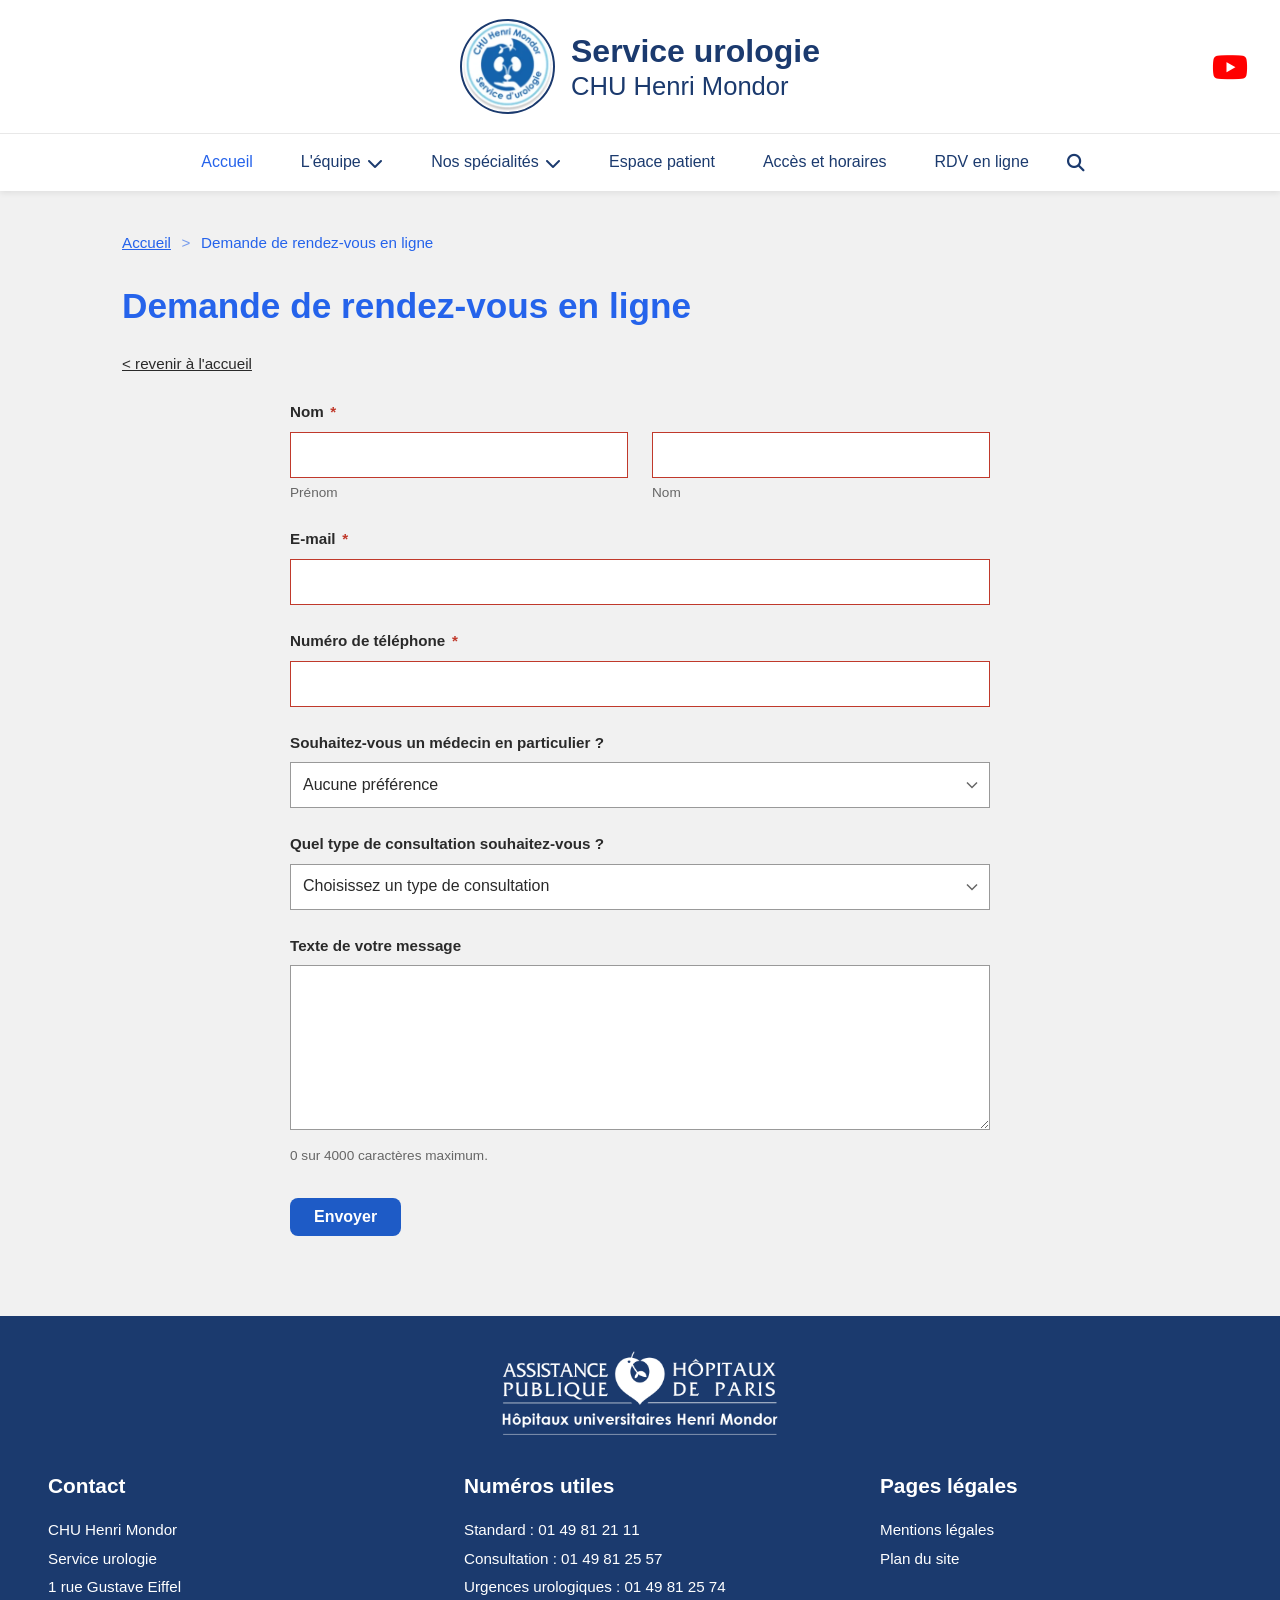
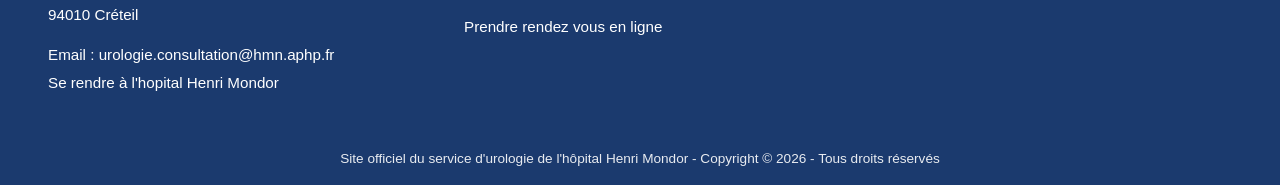
<file: rdv.html>
<!DOCTYPE html>
<html lang="fr">
<head>
  <meta charset="UTF-8">
  <meta name="viewport" content="width=device-width, initial-scale=1.0">
  <title>Demande de rendez-vous en ligne | Service Urologie — CHU Henri Mondor</title>
  <meta name="description" content="Formulaire de demande de rendez-vous en ligne avec le service d'urologie du CHU Henri Mondor.">
  <link rel="stylesheet" href="https://cdnjs.cloudflare.com/ajax/libs/font-awesome/6.5.1/css/all.min.css">
  <link rel="stylesheet" href="style.css">
</head>
<body>

  <div id="header-placeholder"></div>

  <main class="page-article">

    <nav class="breadcrumb" aria-label="Fil d'Ariane">
      <a href="index.html">Accueil</a>
      <span class="sep">&gt;</span>
      <span class="current">Demande de rendez-vous en ligne</span>
    </nav>

    <h1 class="page-title">Demande de rendez-vous en ligne</h1>

    <a href="index.html" class="back-link">&lt; revenir à l'accueil</a>

    <form class="rdv-form" action="#" method="post" novalidate>

      <!-- Nom : groupe de 2 inputs avec sous-labels (Prénom / Nom) -->
      <fieldset class="form-group">
        <legend class="form-label">Nom <span class="form-required" aria-hidden="true">*</span></legend>
        <div class="form-row">
          <div class="form-field">
            <input type="text" id="rdv-prenom" name="prenom" class="form-control" required autocomplete="given-name">
            <label for="rdv-prenom" class="form-hint">Prénom</label>
          </div>
          <div class="form-field">
            <input type="text" id="rdv-nom" name="nom" class="form-control" required autocomplete="family-name">
            <label for="rdv-nom" class="form-hint">Nom</label>
          </div>
        </div>
      </fieldset>

      <div class="form-group">
        <label for="rdv-email" class="form-label">E-mail <span class="form-required" aria-hidden="true">*</span></label>
        <input type="email" id="rdv-email" name="email" class="form-control" required autocomplete="email">
      </div>

      <div class="form-group">
        <label for="rdv-tel" class="form-label">Numéro de téléphone <span class="form-required" aria-hidden="true">*</span></label>
        <input type="tel" id="rdv-tel" name="telephone" class="form-control" required autocomplete="tel">
      </div>

      <div class="form-group">
        <label for="rdv-medecin" class="form-label">Souhaitez-vous un médecin en particulier&nbsp;?</label>
        <select id="rdv-medecin" name="medecin" class="form-control">
          <option value="">Aucune préférence</option>
          <option value="de-la-taille">Pr. de la Taille</option>
          <!-- TODO : compléter la liste des médecins du service -->
        </select>
      </div>

      <div class="form-group">
        <label for="rdv-type" class="form-label">Quel type de consultation souhaitez-vous&nbsp;?</label>
        <select id="rdv-type" name="type-consultation" class="form-control">
          <option value="">Choisissez un type de consultation</option>
          <option value="premiere">Première consultation</option>
          <option value="suivi">Consultation de suivi</option>
          <option value="avis">Avis spécialisé</option>
          <option value="pre-op">Consultation pré-opératoire</option>
          <option value="post-op">Consultation post-opératoire</option>
        </select>
      </div>

      <div class="form-group">
        <label for="rdv-message" class="form-label">Texte de votre message</label>
        <textarea id="rdv-message" name="message" class="form-control" rows="6" maxlength="4000"></textarea>
        <p class="form-counter" aria-live="polite">
          <span id="rdv-counter">0</span> sur 4000 caractères maximum.
        </p>
      </div>

      <div class="form-actions">
        <button type="submit" class="btn-pill btn-pill--rect">Envoyer</button>
      </div>

    </form>

  </main>

  <div id="footer-placeholder"></div>

  <script src="script.js"></script>
</body>
</html>
</file>
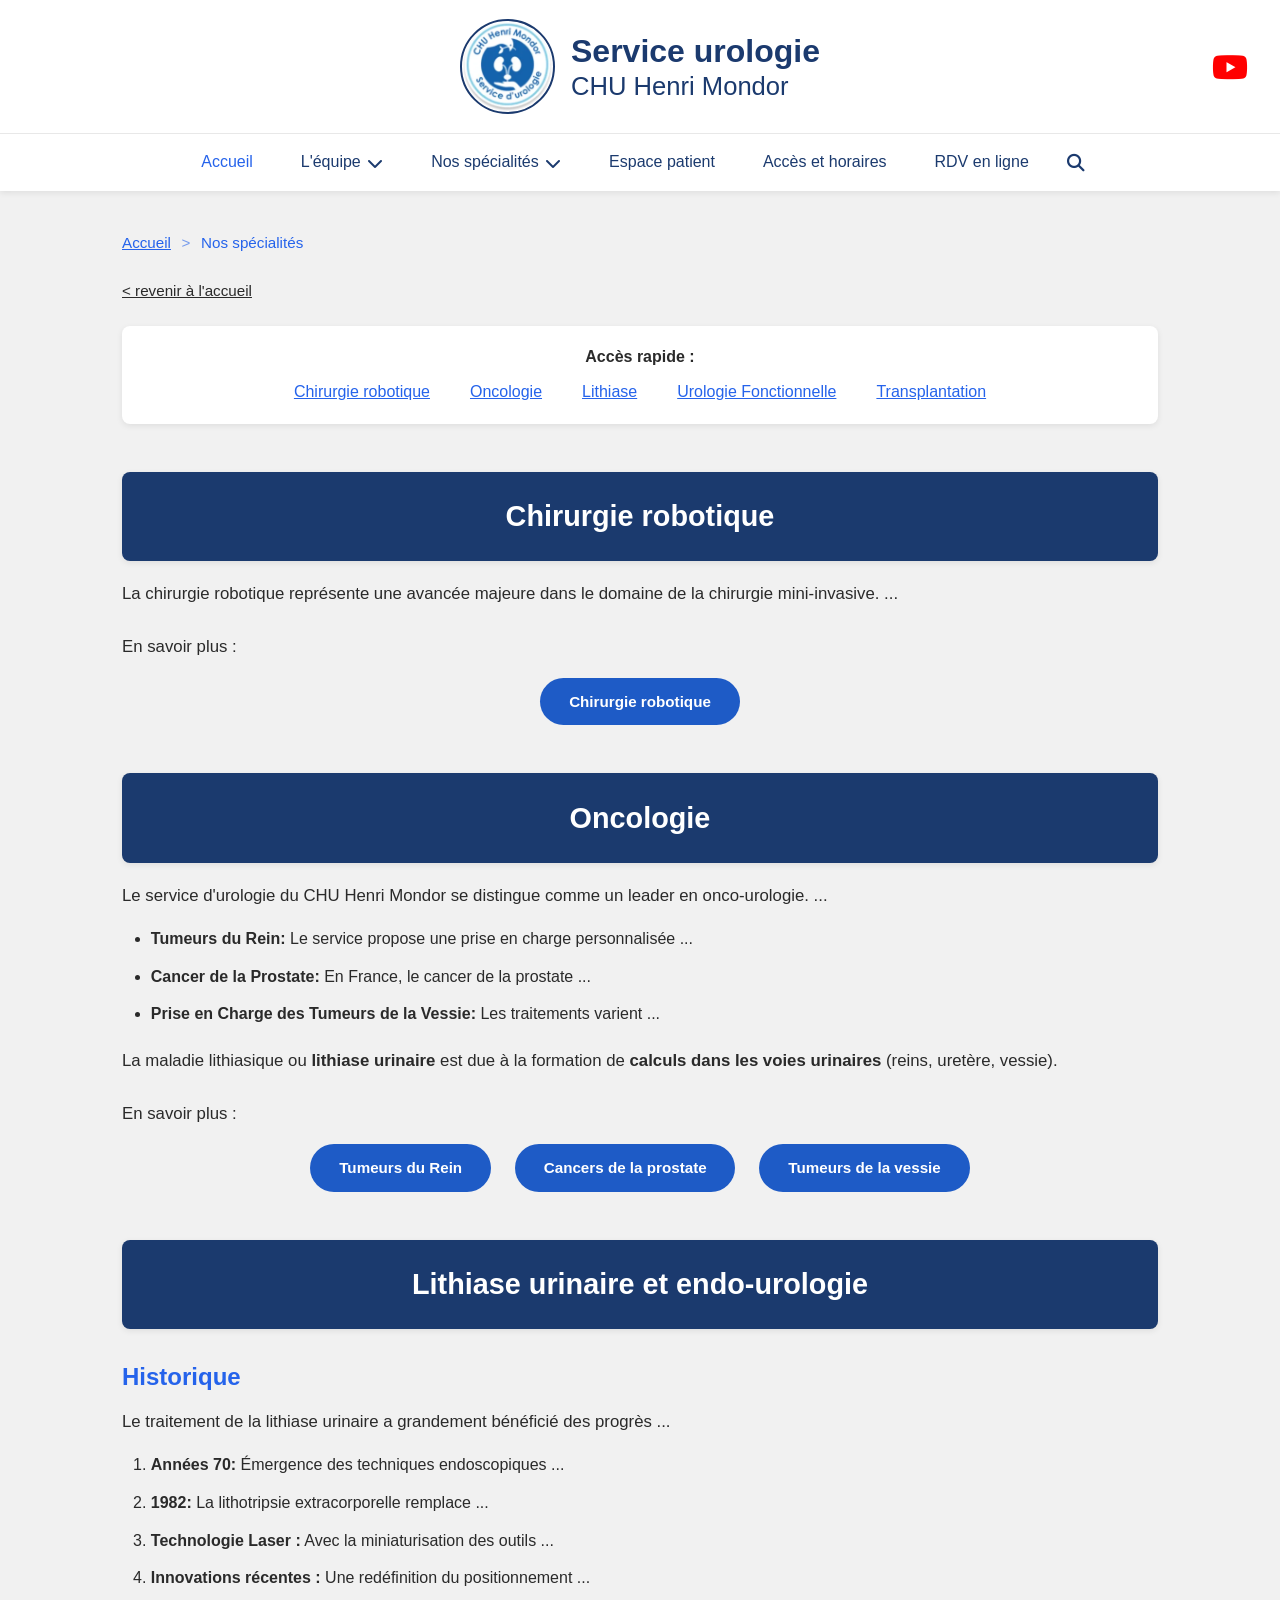
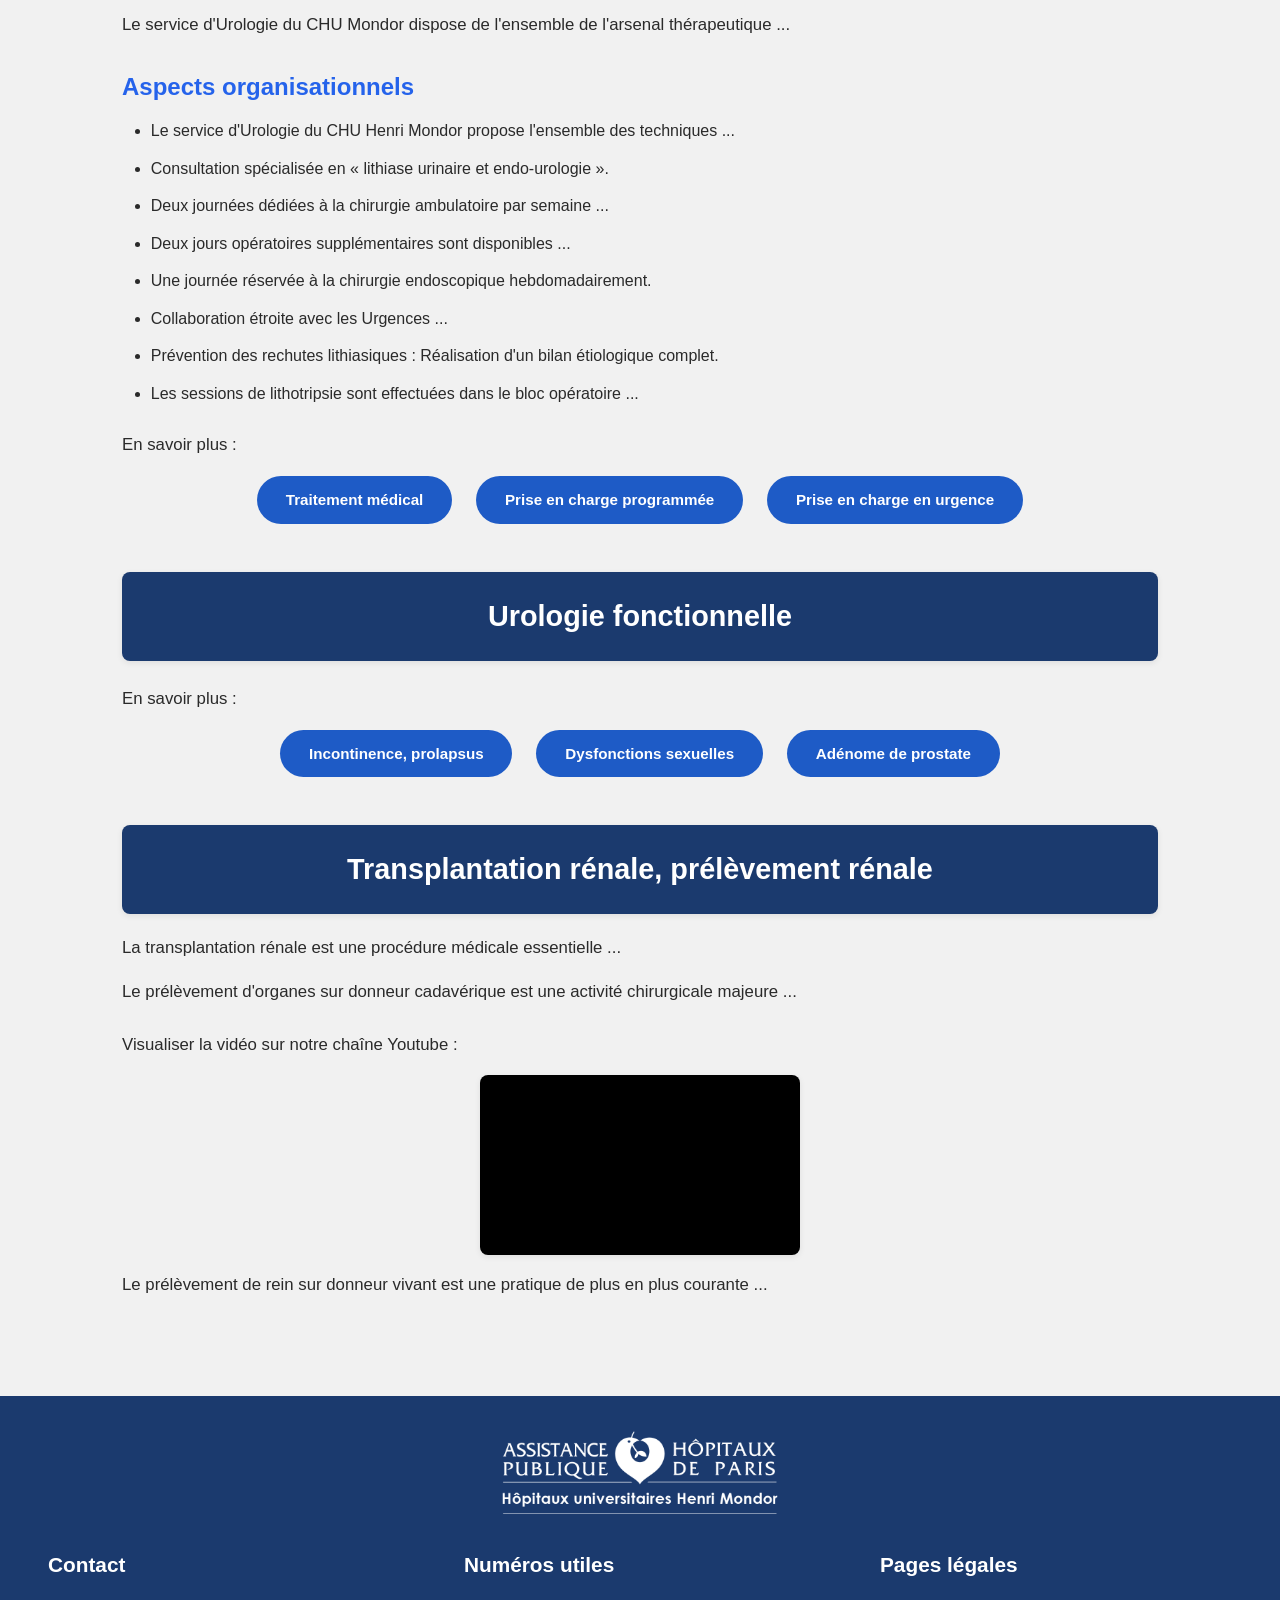
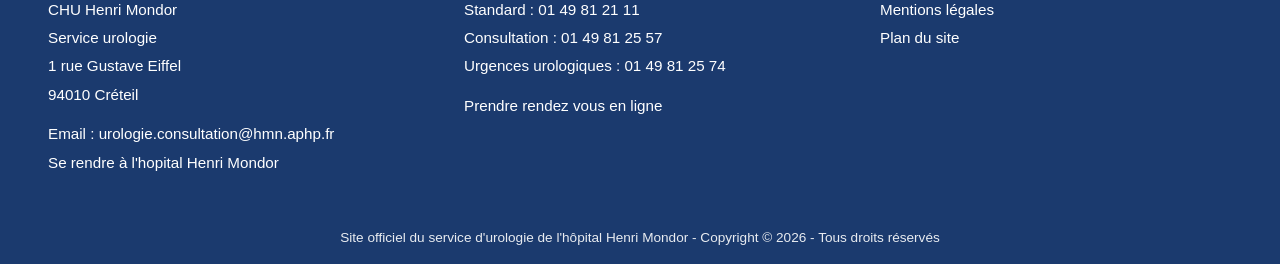
<file: specialites.html>
<!-- specialites.html -->
<!DOCTYPE html>
<html lang="fr">
<head>
    <meta charset="UTF-8">
    <meta name="viewport" content="width=device-width, initial-scale=1.0">
    <title>Nos spécialités - Service Urologie - CHU Henri Mondor</title>
    <link rel="stylesheet" href="style.css">
    <link rel="stylesheet" href="https://cdnjs.cloudflare.com/ajax/libs/font-awesome/6.4.0/css/all.min.css">
</head>
<body>

    <div id="header-placeholder"></div>

    <main class="page-article">

        <nav class="breadcrumb" aria-label="Fil d'Ariane">
            <a href="index.html">Accueil</a>
            <span class="sep">&gt;</span>
            <span class="current">Nos spécialités</span>
        </nav>

        <a href="index.html" class="back-link">&lt; revenir à l'accueil</a>

        <div class="quick-access">
            <p class="quick-access-label">Accès rapide :</p>
            <div class="quick-access-list">
                <a href="#chirurgie-robotique">Chirurgie robotique</a>
                <a href="#oncologie">Oncologie</a>
                <a href="#lithiase">Lithiase</a>
                <a href="#urologie-fonctionnelle">Urologie Fonctionnelle</a>
                <a href="#transplantation">Transplantation</a>
            </div>
        </div>

        <article class="content">

            <section id="chirurgie-robotique" class="article-section">
                <div class="section-banner"><h2>Chirurgie robotique</h2></div>
                <p>La chirurgie robotique représente une avancée majeure dans le domaine de la chirurgie mini-invasive. ...</p>

                <p class="intro-label">En savoir plus :</p>
                <div class="button-row">
                    <a href="chirurgie-robotique.html" class="btn-pill">Chirurgie robotique</a>
                </div>
            </section>

            <section id="oncologie" class="article-section">
                <div class="section-banner"><h2>Oncologie</h2></div>
                <p>Le service d'urologie du CHU Henri Mondor se distingue comme un leader en onco-urologie. ...</p>

                <ul class="content-list">
                    <li><strong>Tumeurs du Rein:</strong> Le service propose une prise en charge personnalisée ...</li>
                    <li><strong>Cancer de la Prostate:</strong> En France, le cancer de la prostate ...</li>
                    <li><strong>Prise en Charge des Tumeurs de la Vessie:</strong> Les traitements varient ...</li>
                </ul>

                <p>La maladie lithiasique ou <strong>lithiase urinaire</strong> est due à la formation de <strong>calculs dans les voies urinaires</strong> (reins, uretère, vessie).</p>

                <p class="intro-label">En savoir plus :</p>
                <div class="button-row">
                    <a href="#" class="btn-pill">Tumeurs du Rein</a>
                    <a href="#" class="btn-pill">Cancers de la prostate</a>
                    <a href="#" class="btn-pill">Tumeurs de la vessie</a>
                </div>
            </section>

            <section id="lithiase" class="article-section">
                <div class="section-banner"><h2>Lithiase urinaire et endo-urologie</h2></div>

                <h3>Historique</h3>
                <p>Le traitement de la lithiase urinaire a grandement bénéficié des progrès ...</p>
                <ol class="content-list">
                    <li><strong>Années 70:</strong> Émergence des techniques endoscopiques ...</li>
                    <li><strong>1982:</strong> La lithotripsie extracorporelle remplace ...</li>
                    <li><strong>Technologie Laser :</strong> Avec la miniaturisation des outils ...</li>
                    <li><strong>Innovations récentes :</strong> Une redéfinition du positionnement ...</li>
                </ol>
                <p>Le service d'Urologie du CHU Mondor dispose de l'ensemble de l'arsenal thérapeutique ...</p>

                <h3>Aspects organisationnels</h3>
                <ul class="content-list">
                    <li>Le service d'Urologie du CHU Henri Mondor propose l'ensemble des techniques ...</li>
                    <li>Consultation spécialisée en « lithiase urinaire et endo-urologie ».</li>
                    <li>Deux journées dédiées à la chirurgie ambulatoire par semaine ...</li>
                    <li>Deux jours opératoires supplémentaires sont disponibles ...</li>
                    <li>Une journée réservée à la chirurgie endoscopique hebdomadairement.</li>
                    <li>Collaboration étroite avec les Urgences ...</li>
                    <li>Prévention des rechutes lithiasiques : Réalisation d'un bilan étiologique complet.</li>
                    <li>Les sessions de lithotripsie sont effectuées dans le bloc opératoire ...</li>
                </ul>

                <p class="intro-label">En savoir plus :</p>
                <div class="button-row">
                    <a href="#" class="btn-pill">Traitement médical</a>
                    <a href="#" class="btn-pill">Prise en charge programmée</a>
                    <a href="#" class="btn-pill">Prise en charge en urgence</a>
                </div>
            </section>

            <section id="urologie-fonctionnelle" class="article-section">
                <div class="section-banner"><h2>Urologie fonctionnelle</h2></div>

                <p class="intro-label">En savoir plus :</p>
                <div class="button-row">
                    <a href="#" class="btn-pill">Incontinence, prolapsus</a>
                    <a href="#" class="btn-pill">Dysfonctions sexuelles</a>
                    <a href="#" class="btn-pill">Adénome de prostate</a>
                </div>
            </section>

            <section id="transplantation" class="article-section">
                <div class="section-banner"><h2>Transplantation rénale, prélèvement rénale</h2></div>
                <p>La transplantation rénale est une procédure médicale essentielle ...</p>
                <p>Le prélèvement d'organes sur donneur cadavérique est une activité chirurgicale majeure ...</p>

                <p class="intro-label">Visualiser la vidéo sur notre chaîne Youtube :</p>
                <div class="video-wrapper video-small">
                    <iframe
                        src="https://www.youtube-nocookie.com/embed/dQw4w9WgXcQ"
                        title="Transplantation rénale"
                        allow="accelerometer; clipboard-write; encrypted-media; gyroscope; picture-in-picture"
                        allowfullscreen></iframe>
                </div>

                <p>Le prélèvement de rein sur donneur vivant est une pratique de plus en plus courante ...</p>
            </section>

        </article>
    </main>

    <div id="footer-placeholder"></div>

    <script src="script.js"></script>
</body>
</html>
</file>
<file: style.css>
/* ============================================================
   Service Urologie - CHU Henri Mondor
   Stylesheet (mobile-first)

   Sommaire :
   1. Variables & Reset
   2. Header & Navigation
   3. Footer
   4. Layout & Wrappers (page-article, banner-bg)
   5. Composants génériques
      5.1 Boutons (btn-pill, btn-spec)
      5.2 Bandeaux (section-banner, subsection-banner, title-pill)
      5.3 Listes & contenu (content-list, intro-label, button-row)
      5.4 Médias (video-wrapper, map-wrapper)
      5.5 Layouts internes (two-col, info-list)
      5.6 Navigation interne (breadcrumb, back-link, quick-access)
   6. Pages
      6.1 Accueil (intro, hero team, spécialités, contact)
      6.2 Article (page-title, content, article-section)
      6.3 Profil docteur (profile-hero, doctor-*)
   ============================================================ */


/* ============================================================
   1. VARIABLES & RESET
   ============================================================ */
:root {
    /* Couleurs principales (bleus) */
    --primary-blue: #1B3A6E;
    --secondary-blue: #2563EB;
    --button-blue: #1E5BC6;
    --button-blue-hover: #1846A0;

    /* Couleurs d'accent */
    --amber: #FFB87A;          /* liens sur fond sombre */
    --youtube-red: #FF0000;

    /* Bandeaux : palette unifiée bleu marine (WCAG AAA) */
    --banner-sub-bg: #EEF2F7;          /* gris bleuté très clair */
    --banner-sub-text: var(--primary-blue);
    --banner-sub-accent: var(--secondary-blue);

    /* Couleurs neutres */
    --white: #FFFFFF;
    --text: #2A2A2A;
    --light-bg: #F1F1F1;
    --footer-bg: #1B3A6E;

    /* Bordures & nuances neutres */
    --border-light: #E8E8E8;
    --border-lighter: #EEEEEE;
    --bg-subtle: #F9F9F9;
    --bg-placeholder: #E9E9E9;

    /* Overlays */
    --pill-overlay: rgba(80, 80, 80, 0.55);
    --hero-overlay: linear-gradient(135deg, rgba(0,0,0,0.55) 0%, rgba(0,0,0,0.40) 100%);

    /* Ombres */
    --shadow-soft: 0 2px 6px rgba(0, 0, 0, 0.08);
    --shadow-medium: 0 6px 16px rgba(0, 0, 0, 0.12);
    --shadow-strong: 0 8px 24px rgba(0, 0, 0, 0.45);
    --shadow-pill-white: 0 2px 8px rgba(0, 0, 0, 0.20);

    /* Ombres de texte (lisibilité sur photo / fond sombre) */
    --text-shadow-strong: 0 1px 3px rgba(0, 0, 0, 0.6);
    --text-shadow-soft: 0 1px 2px rgba(0, 0, 0, 0.4);

    /* Sizing */
    --max-width: 1280px;
    --max-width-article: 1100px;
    --radius: 8px;
    --radius-pill: 999px;

    /* Typographie */
    --font-base: 'Helvetica Neue', 'Segoe UI', Arial, sans-serif;

	/* Formulaires */
	--border-input: #999999;       /* bordure inputs (contraste WCAG AA OK) */
	--text-muted: #666666;         /* sous-labels, hints, compteurs */
	--required-red: #C0392B;       /* astérisque champs obligatoires */
}

*,
*::before,
*::after {
    box-sizing: border-box;
    margin: 0;
    padding: 0;
}

html { scroll-behavior: smooth; }

body {
    font-family: var(--font-base);
    color: var(--text);
    background: var(--light-bg);
    line-height: 1.55;
    -webkit-font-smoothing: antialiased;
}

a { color: inherit; text-decoration: none; }
img { max-width: 100%; display: block; }
button { font-family: inherit; cursor: pointer; }


/* ============================================================
   2. HEADER & NAVIGATION
   ============================================================ */
.site-header {
    background: var(--white);
    box-shadow: var(--shadow-soft);
    position: relative;
    z-index: 50;
}

.header-top {
    max-width: var(--max-width);
    margin: 0 auto;
    padding: 0.6rem 1rem;
    display: grid;
    grid-template-columns: auto 1fr auto;
    align-items: center;
    gap: 0.8rem;
}

.logo-block {
    display: flex;
    align-items: center;
    gap: 0.8rem;
    grid-column: 1 / 2;
}

.logo-circle {
    width: 60px;
    height: 60px;
    border-radius: 50%;
    overflow: hidden;
    flex-shrink: 0;
    border: 2px solid var(--primary-blue);
    background: var(--white);
}
.logo-circle img {
    width: 100%;
    height: 100%;
    object-fit: cover;
}

.logo-text h1 {
    color: var(--primary-blue);
    font-size: 1.15rem;
    font-weight: 700;
    line-height: 1.2;
}
.logo-text p {
    color: var(--primary-blue);
    font-size: 0.95rem;
    line-height: 1.2;
}

.youtube-link {
    color: var(--youtube-red);
    font-size: 1.8rem;
    grid-column: 3 / 4;
    line-height: 0;
    transition: transform 0.2s;
}
.youtube-link:hover { transform: scale(1.1); }

/* --- Navigation --- */
.main-nav {
    border-top: 1px solid var(--border-light);
    background: var(--white);
    position: relative;
}

.burger {
    display: flex;
    width: 100%;
    background: var(--button-blue);
    color: var(--white);
    border: none;
    padding: 0.85rem 1rem;
    font-size: 1.4rem;
    align-items: center;
    justify-content: center;
}

.nav-list {
    list-style: none;
    display: none;
    flex-direction: column;
    background: var(--white);
}
.nav-list.open { display: flex; }

.nav-list > li > a {
    display: flex;
    align-items: center;
    justify-content: center;
    gap: 0.4rem;
    padding: 0.9rem 1rem;
    color: var(--primary-blue);
    font-weight: 500;
    border-bottom: 1px solid var(--border-lighter);
    transition: background 0.2s, color 0.2s;
}
.nav-list > li > a:hover,
.nav-list > li > a.active {
    color: var(--secondary-blue);
}

.nav-list .has-dropdown { position: relative; }

.nav-list .dropdown {
    list-style: none;
    background: var(--bg-subtle);
    display: none;
}
.nav-list .has-dropdown.open > .dropdown { display: block; }

.nav-list .dropdown a {
    display: block;
    padding: 0.7rem 2rem;
    color: var(--text);
    font-size: 0.95rem;
    border-bottom: 1px solid var(--border-lighter);
}
.nav-list .dropdown a:hover { color: var(--secondary-blue); }

.search-btn {
    display: none;
    background: transparent;
    border: none;
    color: var(--primary-blue);
    font-size: 1.1rem;
}

/* Tablette : nav horizontale */
@media (min-width: 768px) {
    .header-top {
        justify-content: center;
        padding: 1rem 1.5rem;
    }

    .logo-block { gap: 1rem; }
    .logo-circle { width: 80px; height: 80px; }
    .logo-text h1 { font-size: 1.8rem; }
    .logo-text p { font-size: 1.4rem; }

    .burger { display: none; }

    .main-nav {
        display: flex;
        justify-content: center;
        align-items: center;
        padding: 0 1rem;
    }

    .nav-list {
        display: flex !important;
        flex-direction: row;
        flex-wrap: wrap;
        justify-content: center;
        gap: 0.2rem;
    }
    .nav-list > li > a {
        padding: 0.9rem 0.9rem;
        border-bottom: none;
        font-size: 0.95rem;
    }

    /* Dropdown au survol */
    .nav-list .dropdown {
        position: absolute;
        top: 100%;
        left: 0;
        min-width: 220px;
        box-shadow: var(--shadow-medium);
        background: var(--white);
        z-index: 100;
    }
    .nav-list .has-dropdown:hover > .dropdown,
    .nav-list .has-dropdown:focus-within > .dropdown {
        display: block;
    }

    .search-btn {
        display: inline-flex;
        align-items: center;
        padding: 0.5rem 1rem;
    }
}

/* Desktop : logo centré */
@media (min-width: 1024px) {
    .header-top {
        grid-template-columns: 1fr auto 1fr;
        padding: 1.2rem 2rem;
    }

    .logo-block {
        grid-column: 2 / 3;
        justify-self: center;
    }
    .logo-circle { width: 95px; height: 95px; }
    .logo-text h1 { font-size: 2rem; }
    .logo-text p { font-size: 1.6rem; }

    .youtube-link {
        grid-column: 3 / 4;
        justify-self: end;
        font-size: 2rem;
    }

    .nav-list > li > a {
        padding: 1rem 1.4rem;
        font-size: 1rem;
    }
}


/* ============================================================
   3. FOOTER
   ============================================================ */
.site-footer {
    background: var(--footer-bg);
    color: var(--white);
    padding: 2rem 1rem 1rem;
}

.footer-aphp {
    text-align: center;
    margin-bottom: 2rem;
}
.footer-aphp img {
    max-width: 280px;
    margin: 0 auto 0.6rem;
}
.footer-aphp p {
    border-top: 1px solid rgba(255, 255, 255, 0.6);
    padding-top: 0.5rem;
    display: inline-block;
    font-weight: 500;
}

.footer-cols {
    max-width: var(--max-width);
    margin: 0 auto;
    display: grid;
    grid-template-columns: 1fr;
    gap: 2rem;
}

.footer-col h3 {
    text-align: center;
    font-size: 1.3rem;
    margin-bottom: 1rem;
    font-weight: 700;
}
.footer-col p {
    margin-bottom: 0.3rem;
    font-size: 0.95rem;
}
.footer-col .footer-gap { margin-top: 1rem; }

.footer-bottom {
    max-width: var(--max-width);
    margin: 2rem auto 0;
    padding-top: 1rem;
    text-align: center;
    font-size: 0.85rem;
    opacity: 0.9;
}

@media (min-width: 768px) {
    .footer-cols {
        grid-template-columns: repeat(3, 1fr);
        gap: 1.5rem;
    }
    .footer-col h3 { text-align: left; }
}

@media (min-width: 1024px) {
    .footer-cols { gap: 4rem; padding: 0 2rem; }
}


/* ============================================================
   4. LAYOUT & WRAPPERS
   ============================================================ */

/* Wrapper de page article (chirurgie-robotique, spécialités, etc.) */
.page-article {
    max-width: var(--max-width-article);
    margin: 0 auto;
    padding: 1.5rem 1rem 3rem;
    background: var(--light-bg);
}
@media (min-width: 768px) {
    .page-article { padding: 2rem 2rem 4rem; }
}
@media (min-width: 1024px) {
    .page-article { padding: 2.5rem 2rem 5rem; }
}

/* Image de fond avec overlay sombre (réutilisable sur toute bannière photo).
   Le parent doit être `position: relative; overflow: hidden;`. */
.banner-bg {
    position: absolute;
    inset: 0;
    background-size: cover;
    background-position: center;
    z-index: 0;
}
/* Calque sombre par-dessus la photo : garantit un contraste suffisant
   pour le texte blanc, quel que soit le contenu de l'image de fond. */
.banner-bg::after {
    content: '';
    position: absolute;
    inset: 0;
    background: var(--hero-overlay);
}


/* ============================================================
   5. COMPOSANTS GÉNÉRIQUES
   ============================================================ */

/* ---------- 5.1 Boutons ---------- */

/* Bouton pill (défaut bleu, utilisé partout : contact, articles, profil…) */
.btn-pill {
    display: inline-block;
    margin-top: 1rem;
    padding: 0.7rem 1.6rem;
    background: var(--button-blue);
    color: var(--white) !important;
    border-radius: var(--radius-pill);
    font-weight: 600;
    text-decoration: none !important;
    transition: background 0.2s, transform 0.2s;
}
.btn-pill:hover {
    background: var(--button-blue-hover);
    transform: translateY(-2px);
}

/* Variante blanche (Doctolib) */
.btn-pill--white {
    background: var(--white);
    color: var(--secondary-blue) !important;
    box-shadow: var(--shadow-pill-white);
}
.btn-pill--white:hover { background: #F0F0F0; }

/* Variante "Doctolib" : police script pour le clin d'œil typographique */
.btn-pill--doctolib {
    font-family: 'Pacifico', 'Brush Script MT', cursive;
    font-size: 1.4rem;
    line-height: 1.1;
}

/* Variante rectangulaire (boutons submit, actions de formulaire) */
.btn-pill--rect {
    border: none;
    border-radius: var(--radius);
    padding: 0.65rem 1.5rem;
    margin-top: 0;
    font-size: 1rem;
    cursor: pointer;
}

/* Bouton spécialités (homepage) */
.btn-spec {
    display: block;
    background: var(--button-blue);
    color: var(--white);
    text-align: center;
    padding: 0.9rem 1rem;
    border-radius: var(--radius);
    font-weight: 600;
    text-decoration: underline;
    text-underline-offset: 3px;
    transition: background 0.2s, transform 0.2s;
}
.btn-spec:hover {
    background: var(--button-blue-hover);
    transform: translateY(-2px);
}
@media (min-width: 1024px) {
    .btn-spec { padding: 1rem 1.2rem; font-size: 1rem; }
}


/* ---------- 5.2 Bandeaux ---------- */

/* Bandeau de section (bleu marine plein, texte blanc lisible).
   Variante : --solid (texte plein, plus arrondi, pour gros titres). */
.section-banner {
    background: var(--primary-blue);
    border-radius: var(--radius);
    padding: 1rem 1.5rem;
    margin: 2.5rem 0 1.2rem;
    box-shadow: var(--shadow-soft);
}
.section-banner h2 {
    color: var(--white);
    font-size: 1.4rem;
    font-weight: 700;
    text-align: center;
    margin: 0;
}

.section-banner--solid {
    border-radius: var(--radius-pill);
    padding: 1.2rem 2rem;
}
.section-banner--solid h2,
.section-banner--solid h3 {
    color: var(--white);
    text-align: left;
    margin: 0;
    line-height: 1.3;
    font-weight: 700;
}
.section-banner--solid h2 { font-size: 1.3rem; }
.section-banner--solid h3 { font-size: 1.3rem; }
.section-banner--solid h2 + h3 { margin-top: 0.2rem; }

@media (min-width: 768px) {
    .section-banner { padding: 1.2rem 2rem; }
    .section-banner h2 { font-size: 1.6rem; }
    .section-banner--solid { padding: 1.4rem 2.5rem; }
    .section-banner--solid h2 { font-size: 1.55rem; }
    .section-banner--solid h3 { font-size: 1.5rem; }
}
@media (min-width: 1024px) {
    .section-banner { padding: 1.4rem 2.5rem; }
    .section-banner h2 { font-size: 1.8rem; }
    .section-banner--solid { padding: 1.5rem 3rem; }
    .section-banner--solid h2 { font-size: 1.7rem; }
    .section-banner--solid h3 { font-size: 1.6rem; }
}

/* Sous-bandeau (gris bleuté + accent latéral) pour les sections imbriquées */
.subsection-banner {
    background: var(--banner-sub-bg);
    border-left: 4px solid var(--banner-sub-accent);
    border-radius: 0 var(--radius) var(--radius) 0;
    padding: 0.7rem 1.2rem;
    margin: 1.5rem 0 0.8rem;
}
.subsection-banner h3 {
    color: var(--banner-sub-text);
    font-size: 1rem;
    font-weight: 700;
    margin: 0;
    text-align: left;
}
@media (min-width: 768px) {
    .subsection-banner { padding: 0.8rem 1.5rem; }
    .subsection-banner h3 { font-size: 1.05rem; }
}

/* Pill / titre arrondi gris translucide (hero homepage) */
.title-pill {
    position: relative;
    z-index: 2;
    background: var(--pill-overlay);
    border-radius: var(--radius-pill);
    padding: 0.6rem 2.5rem;
    box-shadow: var(--shadow-soft);
}
.title-pill h2 {
    color: var(--white);
    font-size: 1.6rem;
    font-weight: 700;
    text-decoration: underline;
    text-underline-offset: 4px;
}
@media (min-width: 1024px) {
    .title-pill { padding: 0.8rem 3.5rem; }
    .title-pill h2 { font-size: 2rem; }
}


/* ---------- 5.3 Listes & contenu ---------- */

/* Listes (ul / ol) à l'intérieur du contenu d'une page */
.content-list {
    padding-left: 1.8rem;
    margin: 0.5rem 0 1.2rem;
}
.content-list li {
    margin-bottom: 0.7rem;
    line-height: 1.65;
    color: var(--text);
}
.content-list li strong { color: var(--text); }

/* Listes imbriquées : espacement compact pour les sous-niveaux */
.content-list ul,
.content-list ol {
    margin-top: 0.5rem;
    margin-bottom: 0;
    padding-left: 1.5rem;
}

/* Liens dans le contenu courant (les .btn-pill restent protégés par !important) */
.content a {
    color: var(--secondary-blue);
    text-decoration: underline;
    transition: color 0.2s;
}
.content a:hover { color: var(--primary-blue); }

/* Petit label introductif (mutualisé : "En savoir plus", "Visualiser la vidéo…") */
.intro-label,
.video-intro {
    margin-top: 1.5rem;
    margin-bottom: 0.8rem;
    font-weight: 500;
    color: var(--text);
}

/* Rangée de boutons centrés (avec wrap sur mobile) */
.button-row {
    display: flex;
    flex-wrap: wrap;
    justify-content: center;
    gap: 0.8rem 1.5rem;
    margin: 0.5rem 0 2rem;
}
.button-row .btn-pill {
    margin-top: 0;
    padding: 0.7rem 1.4rem;
    font-size: 0.95rem;
}

/* Variante : alignée à droite (ex : bouton Télécharger) */
.button-row--right { justify-content: flex-end; }

@media (min-width: 768px) {
    .button-row .btn-pill { padding: 0.75rem 1.8rem; }
}


/* ---------- 5.4 Médias (vidéo, carte) ---------- */

/* Conteneur vidéo responsive 16:9 */
.video-wrapper {
    position: relative;
    width: 100%;
    max-width: 720px;
    aspect-ratio: 16 / 9;
    margin: 1rem auto;
    background: #000;
    border-radius: var(--radius);
    overflow: hidden;
    box-shadow: var(--shadow-soft);
}
/* Fallback si aspect-ratio non supporté (anciens navigateurs) */
@supports not (aspect-ratio: 16 / 9) {
    .video-wrapper {
        height: 0;
        padding-bottom: 56.25%;
    }
}
.video-wrapper iframe,
.video-wrapper video {
    position: absolute;
    inset: 0;
    width: 100%;
    height: 100%;
    border: 0;
}
/* Vidéo en format réduit (1ère et dernière du screenshot chirurgie robotique) */
.video-wrapper.video-small { max-width: 320px; }

/* Légende sous une vidéo */
.video-caption {
    text-align: center;
    font-size: 0.9rem;
    color: var(--text);
    margin: 0.8rem auto 1rem;
    max-width: 720px;
    line-height: 1.5;
}
.video-caption em { font-style: italic; }

/* Conteneur de carte (iframe Google Maps) responsive */
.map-wrapper {
    width: 100%;
    aspect-ratio: 16 / 10;
    margin: 1rem 0 1.5rem;
    border-radius: var(--radius);
    overflow: hidden;
    box-shadow: var(--shadow-soft);
    background: var(--bg-placeholder);
}
.map-wrapper iframe {
    display: block;
    width: 100%;
    height: 100%;
    border: 0;
}
@media (min-width: 768px) {
    .map-wrapper { aspect-ratio: 16 / 9; }
}


/* ---------- 5.5 Layouts internes ---------- */

/* Layout deux colonnes (mobile-first : empilées par défaut) */
.two-col {
    display: grid;
    grid-template-columns: 1fr;
    gap: 1.5rem;
    margin: 1rem 0;
}
@media (min-width: 768px) {
    .two-col {
        grid-template-columns: 1fr 1fr;
        gap: 2.5rem;
        align-items: start;
    }
}
@media (min-width: 1024px) {
    .two-col { gap: 3.5rem; }
}

/* Liste de définition (Adresse / Téléphone) en grille 2 colonnes */
.info-list {
    display: grid;
    grid-template-columns: 1fr;
    gap: 0.4rem;
    margin: 1.5rem auto;
    max-width: 700px;
}
.info-list dt {
    font-weight: 600;
    color: var(--text);
}
.info-list dd { margin: 0 0 1rem; }
.info-list dd a {
    color: var(--text);
    text-decoration: underline;
    line-height: 1.6;
}
.info-list dd a:hover { color: var(--secondary-blue); }
.info-list .content-list { margin: 0; padding-left: 1.4rem; }

@media (min-width: 768px) {
    /* Tablette + : label aligné à droite, contenu à gauche */
    .info-list {
        grid-template-columns: max-content 1fr;
        gap: 1rem 1.5rem;
        align-items: start;
    }
    .info-list dt {
        text-align: right;
        padding-top: 0.1rem;
    }
    .info-list dd { margin-bottom: 0; }
}


/* ---------- 5.6 Navigation interne ---------- */

/* Fil d'Ariane */
.breadcrumb {
    font-size: 0.95rem;
    color: var(--secondary-blue);
    margin-bottom: 1.5rem;
}
.breadcrumb a {
    color: var(--secondary-blue);
    text-decoration: underline;
}
.breadcrumb a:hover { color: var(--primary-blue); }
.breadcrumb .sep { margin: 0 0.4rem; opacity: 0.6; }
.breadcrumb .current { color: var(--secondary-blue); font-weight: 500; }

/* Lien retour */
.back-link {
    display: inline-block;
    color: var(--text);
    text-decoration: underline;
    margin-bottom: 1.5rem;
    font-size: 0.95rem;
}
.back-link:hover { color: var(--secondary-blue); }

/* Bloc "Accès rapide" */
.quick-access {
    background: var(--white);
    border-radius: var(--radius);
    padding: 1rem 1.2rem;
    margin-bottom: 1rem;
    box-shadow: var(--shadow-soft);
    text-align: center;
}
.quick-access-label {
    color: var(--text);
    font-weight: 600;
    margin-bottom: 0.6rem;
}
.quick-access-list {
    display: flex;
    flex-wrap: wrap;
    justify-content: center;
    gap: 0.5rem 1.5rem;
}
.quick-access-list a {
    color: var(--secondary-blue);
    text-decoration: underline;
    font-weight: 500;
    transition: color 0.2s;
}
.quick-access-list a:hover { color: var(--primary-blue); }

@media (min-width: 768px) {
    .quick-access { padding: 1.2rem 2rem; }
    .quick-access-list { gap: 0.5rem 2.5rem; }
}

/* ---------- 5.7 Formulaires ---------- */

/* Wrapper de formulaire centré et borné en largeur */
.rdv-form {
    max-width: 700px;
    margin: 0 auto;
}

/* Conteneur d'un champ (ou d'un groupe de champs) */
.form-group {
    margin-bottom: 1.5rem;
    border: none;
    padding: 0;
    min-width: 0; /* fieldset force min-width: min-content par défaut */
}

/* Label principal d'un champ ou legend d'un fieldset */
.form-label {
    display: block;
    font-weight: 700;
    color: var(--text);
    font-size: 0.95rem;
    margin-bottom: 0.5rem;
    padding: 0; /* reset legend */
}

/* Astérisque rouge pour les champs obligatoires */
.form-required {
    color: var(--required-red);
    margin-left: 0.15rem;
    font-weight: 700;
}

/* Ligne de 2 champs côte à côte (Prénom / Nom) */
.form-row {
    display: grid;
    grid-template-columns: 1fr 1fr;
    gap: 1rem;
}

/* Conteneur d'un champ + son hint sous le champ */
.form-field {
    display: flex;
    flex-direction: column;
    min-width: 0;
}

/* Style commun à tous les inputs / selects / textarea */
.form-control {
    width: 100%;
    padding: 0.6rem 0.75rem;
    font: inherit;
    color: var(--text);
    background: var(--white);
    border: 1px solid var(--border-input);
    border-radius: 0;
    transition: border-color 0.2s, box-shadow 0.2s;
}
.form-control:focus {
    outline: none;
    border-color: var(--secondary-blue);
    box-shadow: 0 0 0 3px rgba(37, 99, 235, 0.2);
}
.form-control:invalid:not(:placeholder-shown):not(:focus) {
    border-color: var(--required-red);
}

/* Select : chevron custom (SVG inline, sans dépendance externe) */
select.form-control {
    appearance: none;
    -webkit-appearance: none;
    -moz-appearance: none;
    background-image: url("data:image/svg+xml;utf8,<svg xmlns='http://www.w3.org/2000/svg' viewBox='0 0 12 8' fill='none' stroke='%23666' stroke-width='1.5'><path d='M1 1.5l5 5 5-5'/></svg>");
    background-position: right 0.7rem center;
    background-repeat: no-repeat;
    background-size: 12px 8px;
    padding-right: 2.2rem;
    cursor: pointer;
}

/* Textarea : redimensionnable verticalement uniquement */
textarea.form-control {
    resize: vertical;
    min-height: 130px;
    line-height: 1.5;
}

/* Sous-label (Prénom, Nom sous les champs du groupe Nom) */
.form-hint {
    display: block;
    margin-top: 0.3rem;
    font-size: 0.85rem;
    color: var(--text-muted);
    font-weight: 400;
}

/* Compteur de caractères (textarea) */
.form-counter {
    margin-top: 0.4rem;
    font-size: 0.85rem;
    color: var(--text-muted);
}

/* Zone des boutons d'action en bas du formulaire */
.form-actions {
    margin-top: 2rem;
}

@media (min-width: 768px) {
    .form-row { gap: 1.5rem; }
}

/* ============================================================
   6. PAGES
   ============================================================ */

/* ---------- 6.1 PAGE ACCUEIL ---------- */

/* Bandeau intro */
.intro {
    text-align: center;
    padding: 1.5rem 1rem;
    background: var(--light-bg);
}
.intro p {
    color: var(--primary-blue);
    font-weight: 600;
    font-size: 1rem;
    max-width: var(--max-width-article);
    margin: 0 auto 0.6rem;
}
.intro p:last-child { margin-bottom: 0; }

@media (min-width: 768px) {
    .intro { padding: 2rem 2rem; }
    .intro p { font-size: 1.05rem; }
}
@media (min-width: 1024px) {
    .intro { padding: 2.5rem 2rem 3rem; }
    .intro p { font-size: 1.1rem; }
}

/* Bannière hero "Notre équipe" + spécialités + contact : tronc commun */
.hero-banner,
.specialites-banner,
.contact-section {
    position: relative;
    overflow: hidden;
}

/* --- Hero "Notre équipe" --- */
.team-banner {
    min-height: 360px;
    display: flex;
    align-items: flex-start;
    justify-content: center;
    padding: 1.5rem 1rem;
}
@media (min-width: 1024px) {
    .team-banner { min-height: 520px; }
}

/* --- Section Spécialités --- */
.specialites { background: var(--light-bg); }

.specialites-banner {
    min-height: 400px;
    padding: 1.5rem 1rem;
}

.specialites-inner {
    position: relative;
    z-index: 2;
    max-width: var(--max-width);
    margin: 0 auto;
    display: grid;
    grid-template-columns: 1fr;
    gap: 1.5rem;
    align-items: start;
}
.specialites-inner .title-pill { justify-self: center; }

.specialites-text {
    color: var(--white);
    font-weight: 500;
    max-width: 520px;
    justify-self: center;
    text-align: center;
    /* Renforce le contraste même sur image très claire ou bruitée */
    text-shadow: var(--text-shadow-strong);
}
.specialites-text p { margin-bottom: 0.8rem; }

.spec-buttons {
    background: var(--light-bg);
    padding: 1rem;
    display: grid;
    grid-template-columns: 1fr;
    gap: 0.8rem;
    max-width: var(--max-width);
    margin: 0 auto;
}

@media (min-width: 768px) {
    .specialites-banner { min-height: 480px; padding: 2.5rem 1.5rem; }
    .specialites-inner {
        grid-template-columns: 1fr 1fr;
        gap: 2rem;
        align-items: center;
    }
    .specialites-text {
        text-align: left;
        justify-self: start;
        max-width: 460px;
    }
    .spec-buttons {
        grid-template-columns: repeat(3, 1fr);
        padding: 1.5rem 1rem;
        gap: 1rem;
    }
}
@media (min-width: 1024px) {
    .specialites-banner { min-height: 520px; }
    .specialites-inner { gap: 4rem; }
    .specialites-text { max-width: 520px; font-size: 1.05rem; }
    .spec-buttons {
        grid-template-columns: repeat(5, 1fr);
        padding: 1.8rem 2rem 2.5rem;
        gap: 1.2rem;
    }
}

/* --- Section Contact --- */
.contact-section {
    min-height: 460px;
    padding: 2rem 1rem;
}
.contact-inner {
    position: relative;
    z-index: 2;
    max-width: var(--max-width);
    margin: 0 auto;
    text-align: center;
}
.contact-title {
    color: var(--white);
    font-size: 1.6rem;
    font-weight: 700;
    margin-bottom: 1.5rem;
    text-shadow: var(--text-shadow-strong);
}
.contact-grid {
    display: grid;
    grid-template-columns: 1fr;
    gap: 2rem;
    align-items: start;
    justify-items: center;
}
.contact-col p {
    color: var(--white);
    margin-bottom: 0.4rem;
    font-weight: 500;
    text-shadow: var(--text-shadow-strong);
}
.contact-col a {
    color: var(--white);
    text-decoration: underline;
}

@media (min-width: 768px) {
    .contact-section { padding: 3rem 2rem; min-height: 500px; }
    .contact-grid {
        grid-template-columns: 1fr 1fr;
        gap: 3rem;
    }
    .contact-title { font-size: 1.9rem; }
}
@media (min-width: 1024px) {
    .contact-section { min-height: 540px; }
    .contact-title { font-size: 2rem; }
    .contact-col p { font-size: 1.05rem; }
}


/* ---------- 6.2 PAGE ARTICLE (chirurgie-robotique, etc.) ---------- */

/* Titre principal */
.page-title {
    color: var(--secondary-blue);
    font-size: 1.7rem;
    font-weight: 700;
    margin-bottom: 1.2rem;
}

/* Paragraphes du contenu */
.content p {
    color: var(--text);
    line-height: 1.7;
    margin-bottom: 1rem;
    font-size: 1rem;
}
.content .lead { margin-bottom: 2rem; }

/* :where() : même technique que pour .article-section h2 — on évite que
   ce style générique écrase les h3 de composants imbriqués (subsection-banner). */
:where(.content) h3 {
    color: var(--secondary-blue);
    font-size: 1.25rem;
    font-weight: 700;
    margin-top: 1.8rem;
    margin-bottom: 0.8rem;
}

/* Titre de référence (uppercase, ex : numéro de décret).
   La classe .decret-title rétablit naturellement la spécificité. */
:where(.content) h3.decret-title {
    color: var(--text);
    font-size: 0.95rem;
    font-weight: 700;
    text-transform: uppercase;
    letter-spacing: 0.02em;
    margin-top: 0;
    margin-bottom: 0.8rem;
}

/* Section d'article (ancrable via #pionniers, etc.) */
.article-section {
    margin-top: 2.5rem;
    /* Marge de scroll : la section ne se colle pas au bord supérieur
       quand on arrive via une ancre. */
    scroll-margin-top: 1.5rem;
}
/* :where() ramène la spécificité de .article-section à 0 : un composant
   imbriqué (.section-banner h2) garde la priorité sans recourir à !important. */
:where(.article-section) h2 {
    color: var(--secondary-blue);
    font-size: 1.6rem;
    font-weight: 700;
    margin-bottom: 1rem;
}

@media (min-width: 768px) {
    .page-title { font-size: 2rem; }
    :where(.article-section) h2 { font-size: 1.8rem; }
    :where(.content) h3 { font-size: 1.4rem; }
}
@media (min-width: 1024px) {
    .page-title { font-size: 2.2rem; }
    .article-section { margin-top: 3rem; }
    :where(.article-section) h2 { font-size: 2rem; }
    :where(.content) h3 { font-size: 1.5rem; }
    .content p { font-size: 1.05rem; }
}


/* ---------- 6.3 PAGE PROFIL DOCTEUR ---------- */

/* En-tête de page (zone constrainte avant les hero pleine largeur) */
.profile-header {
    max-width: var(--max-width-article);
    margin: 0 auto;
    padding: 1.5rem 1rem 1rem;
}

/* Bannière hero pleine largeur (réutilise .banner-bg pour l'overlay) */
.profile-hero {
    position: relative;
    overflow: hidden;
    padding: 2.5rem 1rem;
    color: var(--white);
}
.profile-hero-inner {
    position: relative;
    z-index: 2;
    max-width: 900px;
    margin: 0 auto;
}

/* Titres de bannière hero — variantes blanc / bleu */
.profile-hero-title {
    font-size: 1.6rem;
    font-weight: 600;
    margin-bottom: 1.5rem;
    text-align: left;
    line-height: 1.3;
}
.profile-hero-title--white { color: rgba(255, 255, 255, 0.9); }
.profile-hero-title--blue  { color: var(--secondary-blue); }

/* Paragraphes & listes dans une bannière hero : texte blanc lisible */
.profile-hero p {
    color: var(--white);
    line-height: 1.7;
    margin-bottom: 1rem;
    text-shadow: var(--text-shadow-soft);
}
.profile-list {
    color: var(--white);
    padding-left: 1.5rem;
    margin: 0.5rem 0 1rem;
    text-shadow: var(--text-shadow-soft);
}
.profile-list li {
    line-height: 1.7;
    margin-bottom: 0.4rem;
}

/* Liens inline dans une bannière hero : teinte ambre lisible sur fond sombre */
.profile-hero a:not(.btn-pill) {
    color: var(--amber);
    text-decoration: underline;
    transition: opacity 0.2s;
}
.profile-hero a:not(.btn-pill):hover { opacity: 0.8; }

/* --- Hero "carte" : photo + coordonnées --- */
.profile-hero-card-grid {
    display: grid;
    grid-template-columns: 1fr;
    gap: 1.5rem;
    align-items: center;
    text-align: center;
}

.doctor-photo {
    max-width: 220px;
    margin: 0 auto;
    border-radius: var(--radius);
    overflow: hidden;
    box-shadow: var(--shadow-strong);
}
.doctor-photo img {
    width: 100%;
    height: auto;
    display: block;
}

.doctor-info { color: var(--white); }
.doctor-info h2 {
    color: var(--white);
    font-size: 1.35rem;
    font-weight: 600;
    margin: 1.5rem 0 1rem;
    text-shadow: var(--text-shadow-soft);
}
.doctor-info h2:first-child { margin-top: 0; }

.doctor-buttons {
    display: flex;
    flex-wrap: wrap;
    justify-content: center;
    gap: 1rem;
    margin-bottom: 0.5rem;
}
.doctor-buttons .btn-pill { margin-top: 0; }

/* `display: inline-block` : la liste reste centrée comme bloc tout en
   gardant ses items et ses puces alignés à gauche */
.doctor-list {
    display: inline-block;
    text-align: left;
    list-style: disc;
    padding: 0 0 0 1.4rem;
    margin: 0;
    color: var(--white);
    text-shadow: var(--text-shadow-soft);
}
.doctor-list li { line-height: 1.8; }

@media (min-width: 768px) {
    .profile-hero { padding: 3.5rem 2rem; }
    .profile-hero-title { font-size: 1.9rem; }

    /* Photo à gauche, infos à droite */
    .profile-hero-card-grid {
        grid-template-columns: auto 1fr;
        gap: 3rem;
        align-items: center;
        text-align: left;
    }
    .doctor-photo { max-width: 260px; margin: 0; }
    .doctor-info { text-align: center; } /* infos centrées dans leur colonne */
}
@media (min-width: 1024px) {
    .profile-hero { padding: 4.5rem 2rem; }
    .profile-hero-title { font-size: 2.1rem; }
    .doctor-info h2 { font-size: 1.5rem; }
    .doctor-photo { max-width: 280px; }
}
</file>
